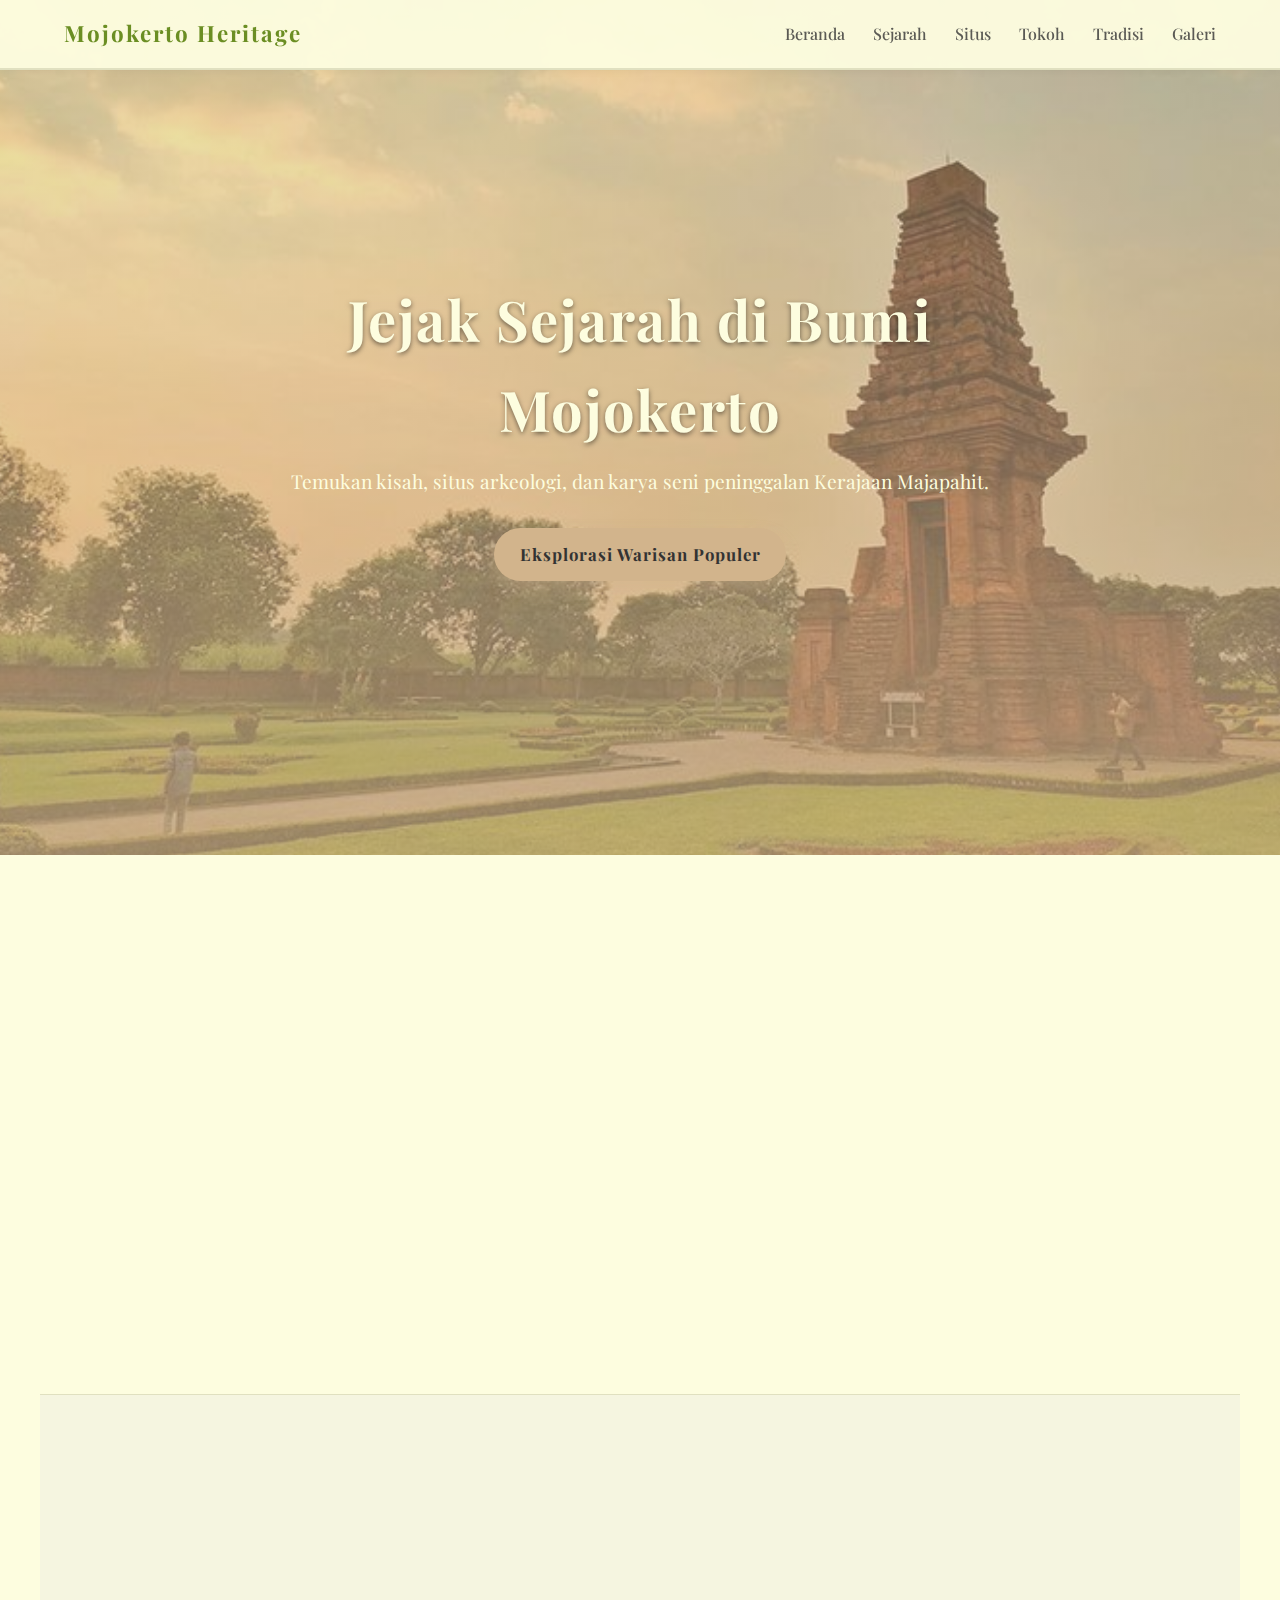
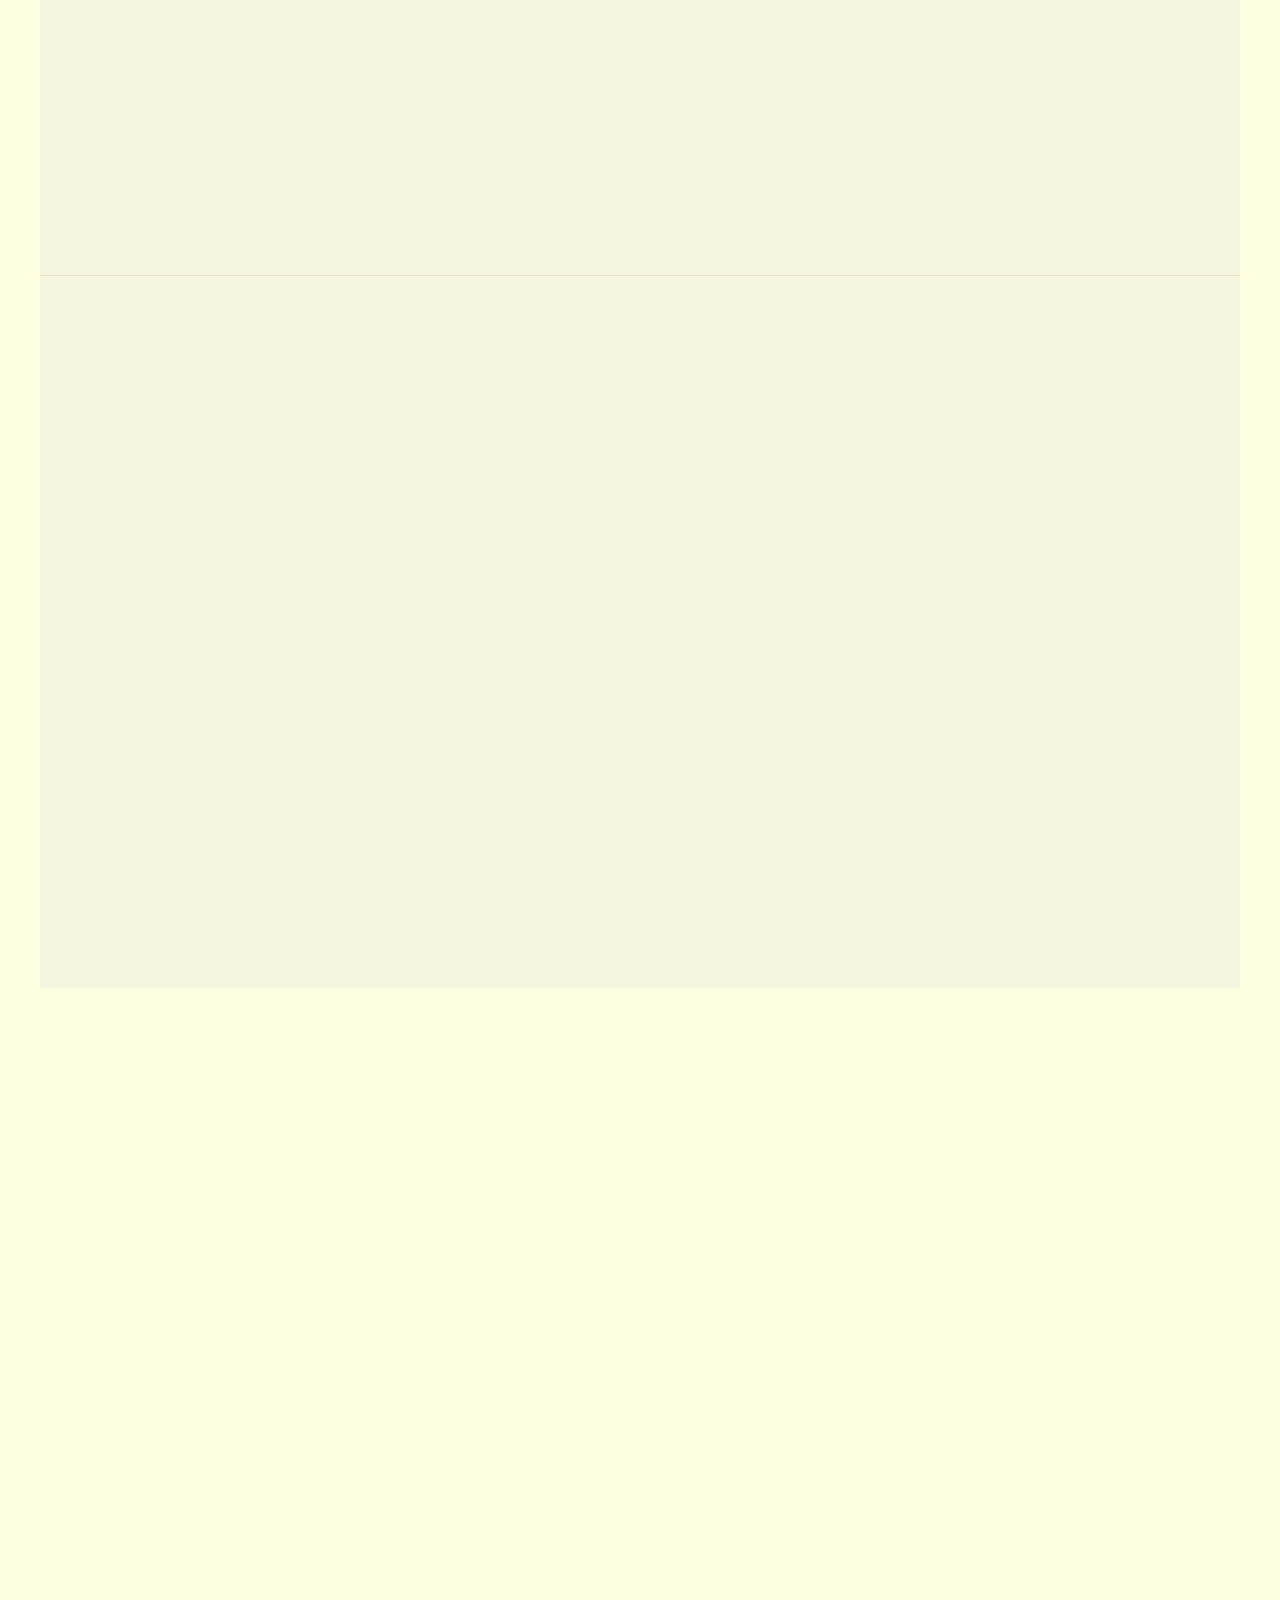
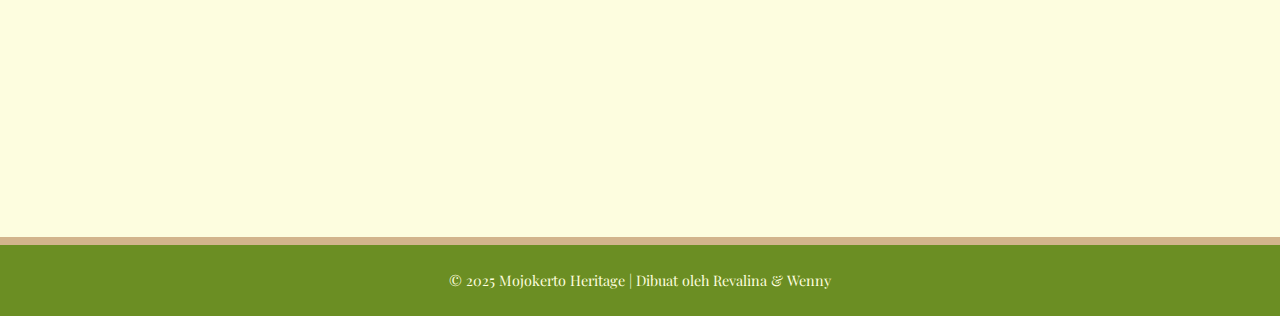
<file: index.html>
<!DOCTYPE html>
<html lang="id">
<head>
    <meta charset="UTF-8" />
    <meta name="viewport" content="width=device-width, initial-scale=1.0" />
    <title>Mojokerto Heritage - Pesona Vintage Sejarah Majapahit</title>
    <link href="https://fonts.googleapis.com/css2?family=Playfair+Display:wght@400;700&family=Roboto:wght@300;400;500&display=swap" rel="stylesheet">
    
    <link rel="stylesheet" href="css/style.css">
    
</head>
<body>
    <nav id="navbar">
        <div class="logo">Mojokerto Heritage</div>
        <ul class="nav-links">
            <li><a href="index.html">Beranda</a></li>
            <li><a href="sejarah.html">Sejarah</a></li>
            <li><a href="situs.html">Situs</a></li>
            <li><a href="tokoh.html">Tokoh</a></li>
            <li><a href="tradisi.html">Tradisi</a></li>
            <li><a href="galeri.html">Galeri</a></li>
 
        </ul>
        <div class="burger">
            <div class="line1"></div>
            <div class="line2"></div>
            <div class="line3"></div>
        </div>
    </nav>

    <header class="hero" id="home">
        <div class="hero-content">
            <h1 class="fade-in-up">Jejak Sejarah di Bumi Mojokerto</h1>
            <p class="fade-in-up delay-1">Temukan kisah, situs arkeologi, dan karya seni peninggalan Kerajaan Majapahit.</p>
            <a class="cta fade-in-up delay-2" href="#featured">Eksplorasi Warisan Populer</a>
        </div>
    </header>

    <section class="section about-section" id="about">
        <div class="about-container">
            <div class="about-image reveal-left">
                <img src="img/mjk1.jpeg" alt="Candi Tikus Mojokerto">
            </div>
            <div class="about-text reveal-right">
                <p class="sub-title">Menelusuri Jejak Kejayaan Majapahit di Bumi Mojokerto</p>
                <h2>Tentang Kami</h2>
                <p>
                    Mojokerto merupakan saksi bisu kejayaan Kerajaan Majapahit, pusat kebudayaan dan pemerintahan yang pernah mengukir sejarah besar di Nusantara.
                    Melalui situs ini, kami berupaya menghadirkan kembali cerita-cerita masa lalu, mengenalkan warisan budaya,
                    serta menginspirasi generasi muda untuk menjaga dan menghargai peninggalan leluhur.
                </p>
            </div>
        </div>
    </section>

    <section class="section history-section" id="timeline">
        <div class="history-header reveal-up">
            <h2>Linimasa Sejarah Mojokerto</h2>
        </div>

        <div class="history-wrapper reveal-up delay-1">
            <button class="scroll-btn left" data-scroll="-300">&#10094;</button>
            <div class="history-container">
                <div class="history-item">
                    <div class="year">1293</div>
                    <p>Berdirinya Kerajaan Majapahit di wilayah Trowulan, yang menjadi awal kejayaan Mojokerto.</p>
                </div>
                <div class="history-item">
                    <div class="year">1350</div>
                    <p>Puncak kejayaan Majapahit di bawah Hayam Wuruk dan Gajah Mada, pusat pemerintahan di Mojokerto.</p>
                </div>
                <div class="history-item">
                    <div class="year">1800-an</div>
                    <p>Masa kolonial Belanda, banyak situs Majapahit mulai diteliti oleh arkeolog Barat.</p>
                </div>
                <div class="history-item">
                    <div class="year">1945</div>
                    <p>Mojokerto resmi menjadi bagian dari Republik Indonesia setelah proklamasi kemerdekaan.</p>
                </div>
                <div class="history-item">
                    <div class="year">Sekarang</div>
                    <p>Mojokerto menjadi pusat sejarah dan wisata budaya Jawa Timur dengan berbagai peninggalan Majapahit.</p>
                </div>
            </div>
            <button class="scroll-btn right" data-scroll="300">&#10095;</button>
        </div>
    </section>
    
    <section class="section featured-sites" id="featured">
        <div class="reveal-up">
            <h2>Warisan Budaya Populer</h2>
        </div>
        <div class="sites-container">
            <div class="site-card reveal-up delay-1">
                <img src="img/bajangratu1.jpeg" alt="Candi Bajang Ratu">
                <div class="card-body">
                    <h3>Candi Bajang Ratu</h3>
                    <p>Gerbang Paduraksa peninggalan Majapahit yang terkenal akan arsitektur megahnya.</p>
                    <a href="situs.html" class="read-more">Lihat Semua Situs &rarr;</a>
                </div>
            </div>

            <div class="site-card reveal-up delay-2">
                <img src="img/kolamsegaran1.jpeg" alt="Kolam Segaran">
                <div class="card-body">
                    <h3>Kolam Segaran</h3>
                    <p>Kolam raksasa yang dulunya berfungsi sebagai tempat rekreasi raja dan upacara kerajaan.</p>
                    <a href="situs.html" class="read-more">Lihat Semua Situs &rarr;</a>
                </div>
            </div>

            <div class="site-card reveal-up delay-3">
                <img src="img/wringinlawang1.jpeg" alt="Candi Wringin Lawang">
                <div class="card-body">
                    <h3>Candi Wringin Lawang</h3>
                    <p>Gerbang Candi Bentar yang diperkirakan sebagai pintu masuk utama ke ibukota Majapahit.</p>
                    <a href="situs.html" class="read-more">Lihat Semua Situs &rarr;</a>
                </div>
            </div>
        </div>
    </section>

    <section class="section vintage-gallery" id="vintage">
        <div class="reveal-up">
            <h2>Galeri Kenangan Majapahit</h2>
            <p class="tagline">Setiap sudut punya cerita. Eksplorasi peninggalan yang elegan.</p>
        </div>
        <div class="gallery-container">
            
            <div class="gallery-item reveal-up delay-1">
                <img src="img/gerbang1.jpeg" alt="Gerbang Majapahit">
                <div class="caption">Gerbang Majapahit yang megah, peninggalan kuno.</div>
            </div>
            <div class="gallery-item reveal-up delay-2">
                <img src="img/detailtikus.jpeg" alt="Relief Candi Tikus">
                <div class="caption">Detail relief Candi Tikus yang menawan.</div>
            </div>
            <div class="gallery-item reveal-up delay-3">
                <img src="img/kolamsegaran2.jpeg" alt="Kolam Segaran">
                <div class="caption">Kolam Segaran, saksi bisu kemakmuran Majapahit.</div>
            </div>
            <div class="gallery-item reveal-up delay-4">
                <img src="img/pemandangan.jpeg" alt="Situs Trowulan">
                <div class="caption">Pemandangan Situs Trowulan dari kejauhan.</div>
            </div>
            <div class="gallery-item reveal-up delay-5">
                <img src="img/arco.jpeg" alt="Arca Bhairawa">
                <div class="caption">Arca kuno dengan nilai sejarah tinggi.</div>
            </div>
            <div class="gallery-item reveal-up delay-6">
                <img src="img/sisa.jpeg" alt="Puing Kerajaan">
                <div class="caption">Sisa puing dan reruntuhan Kerajaan.</div>
            </div>
        </div>
    </section>

    <footer>
        &copy; 2025 Mojokerto Heritage | Dibuat oleh Revalina & Wenny
    </footer>

    <script src="js/index.js"></script>
</body>
</html>
</file>
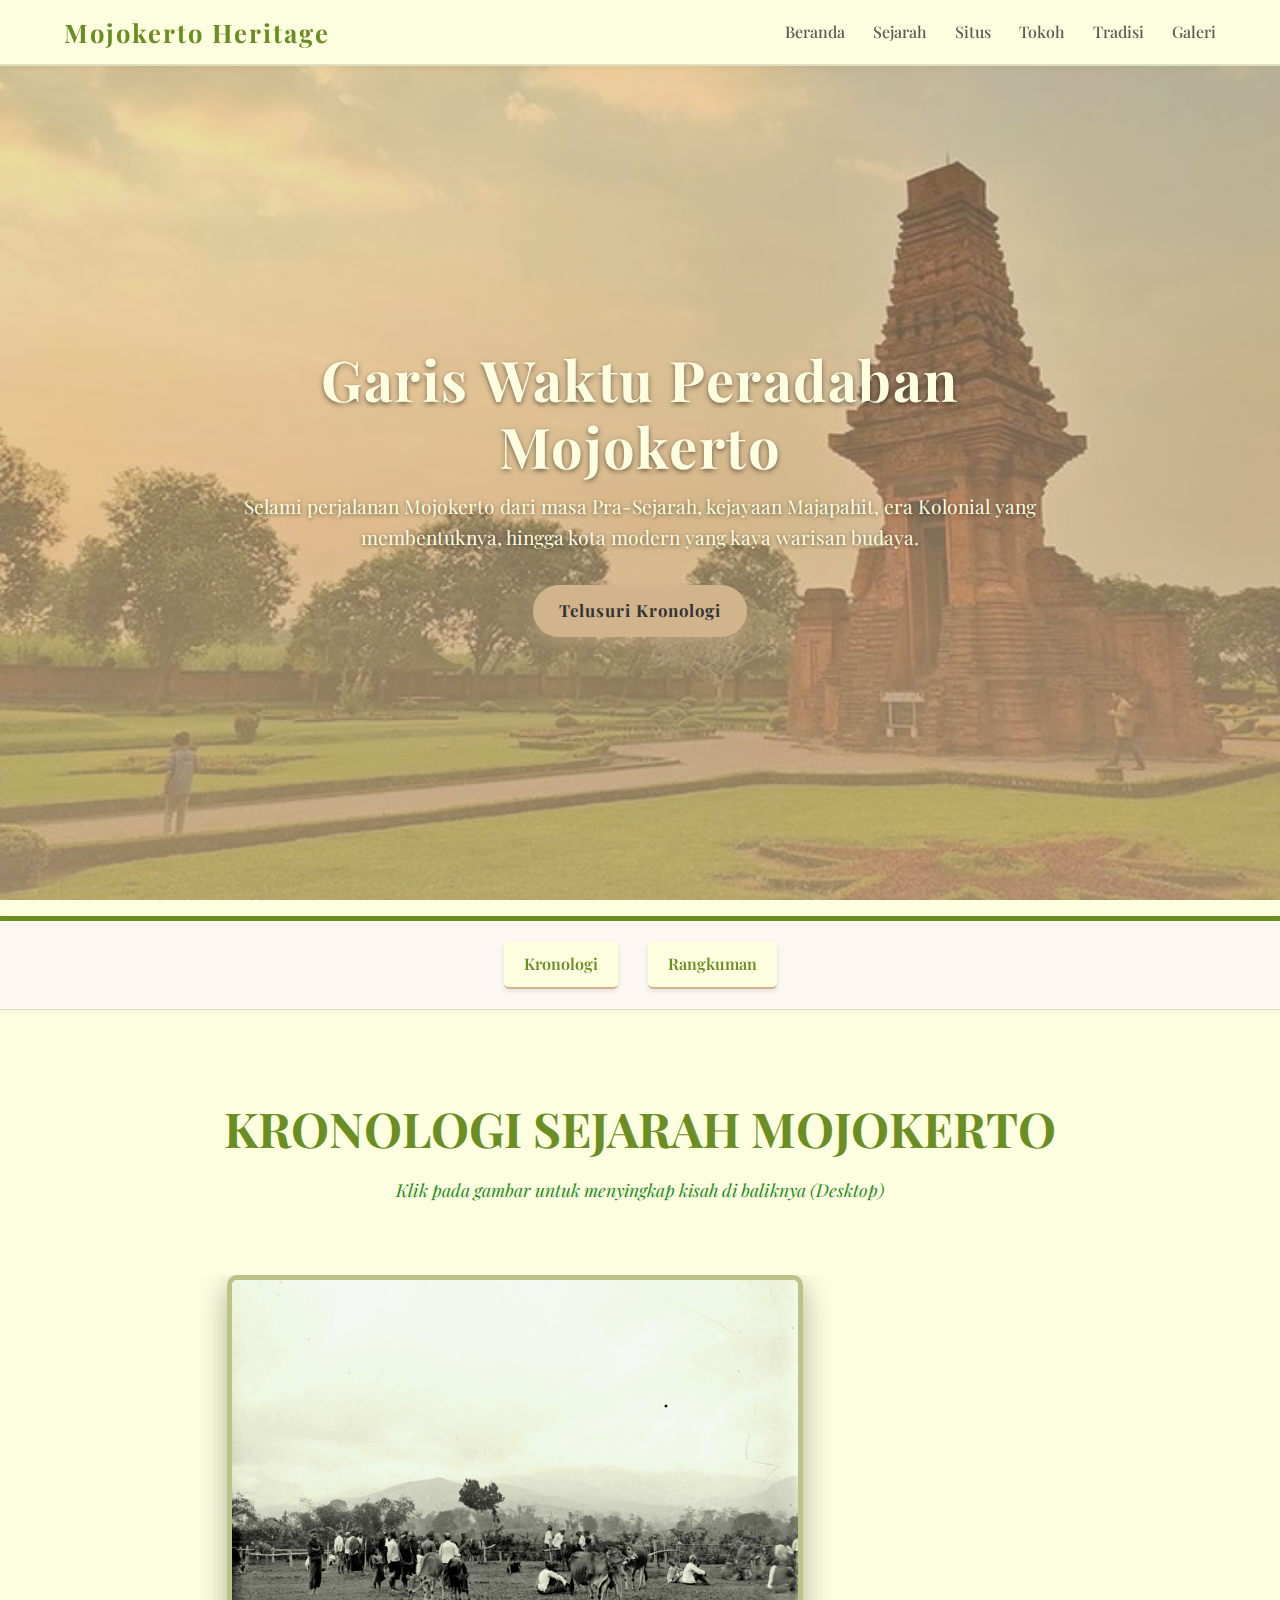
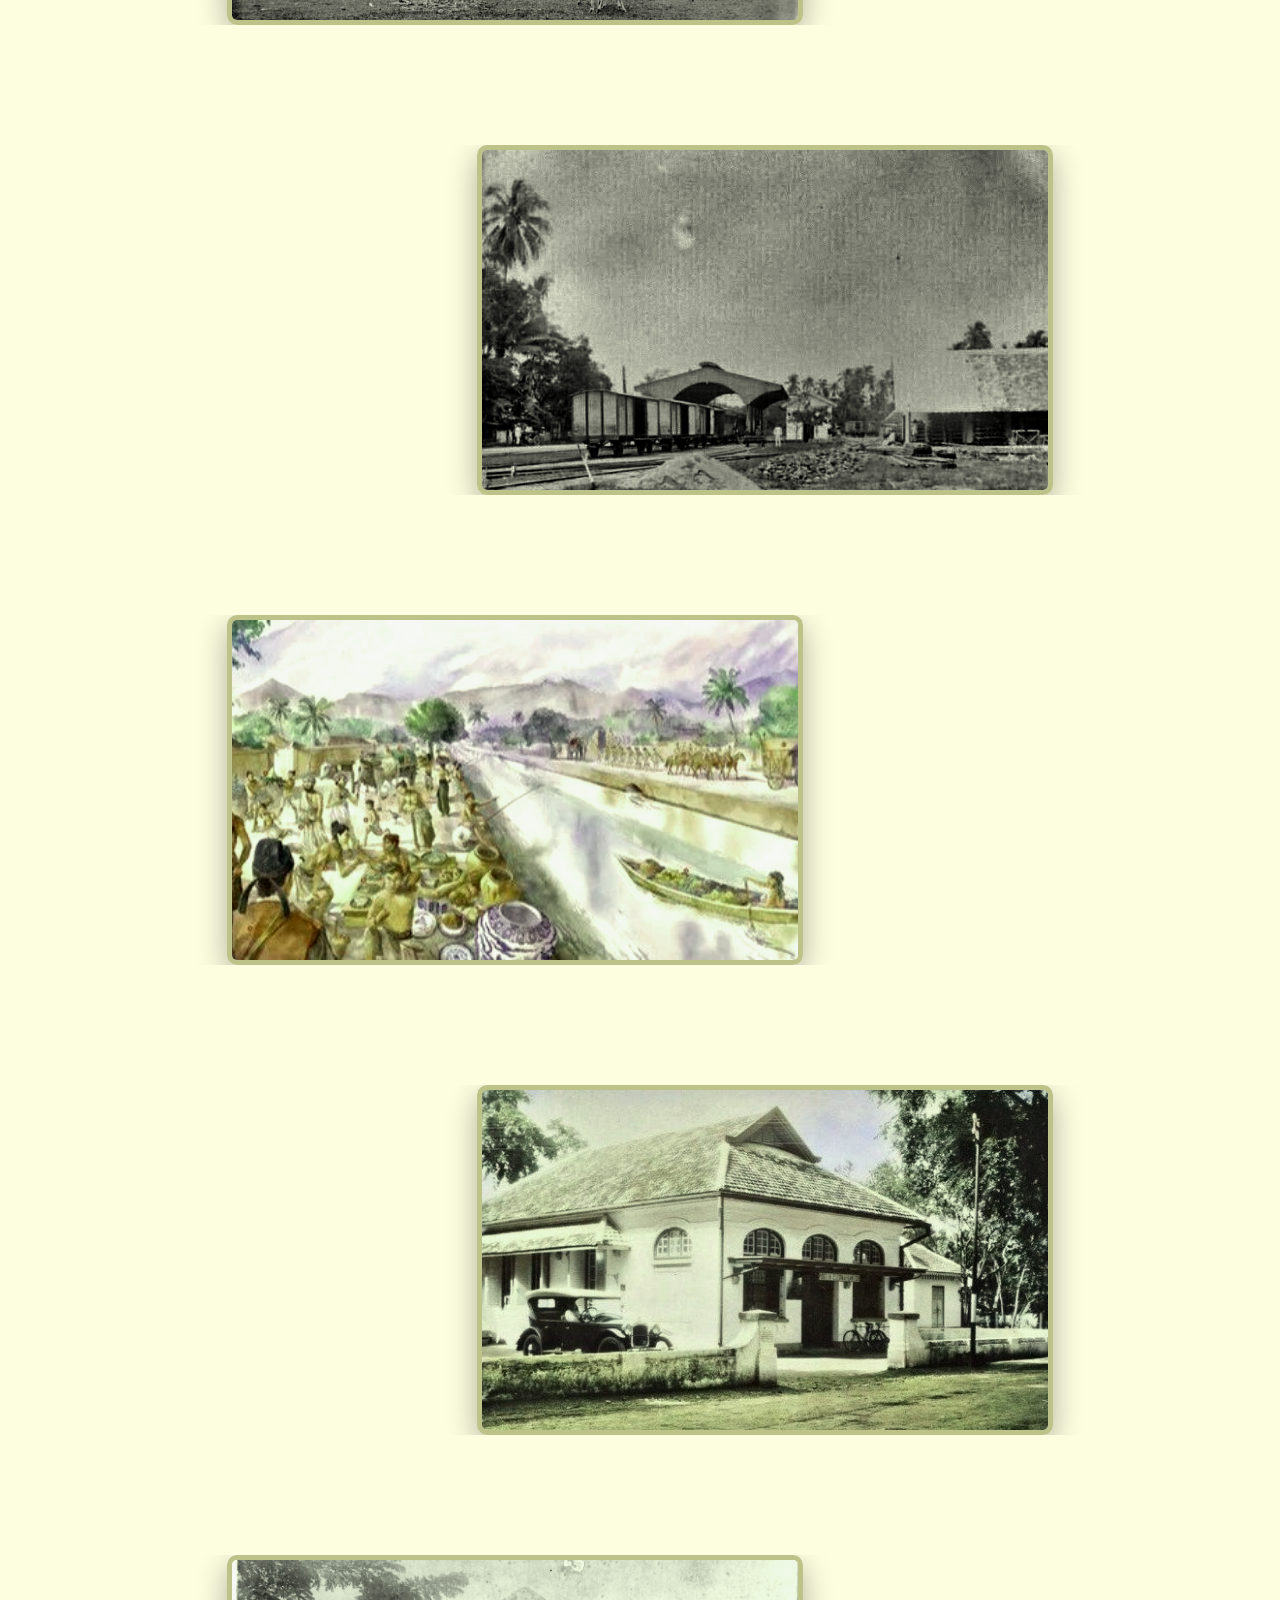
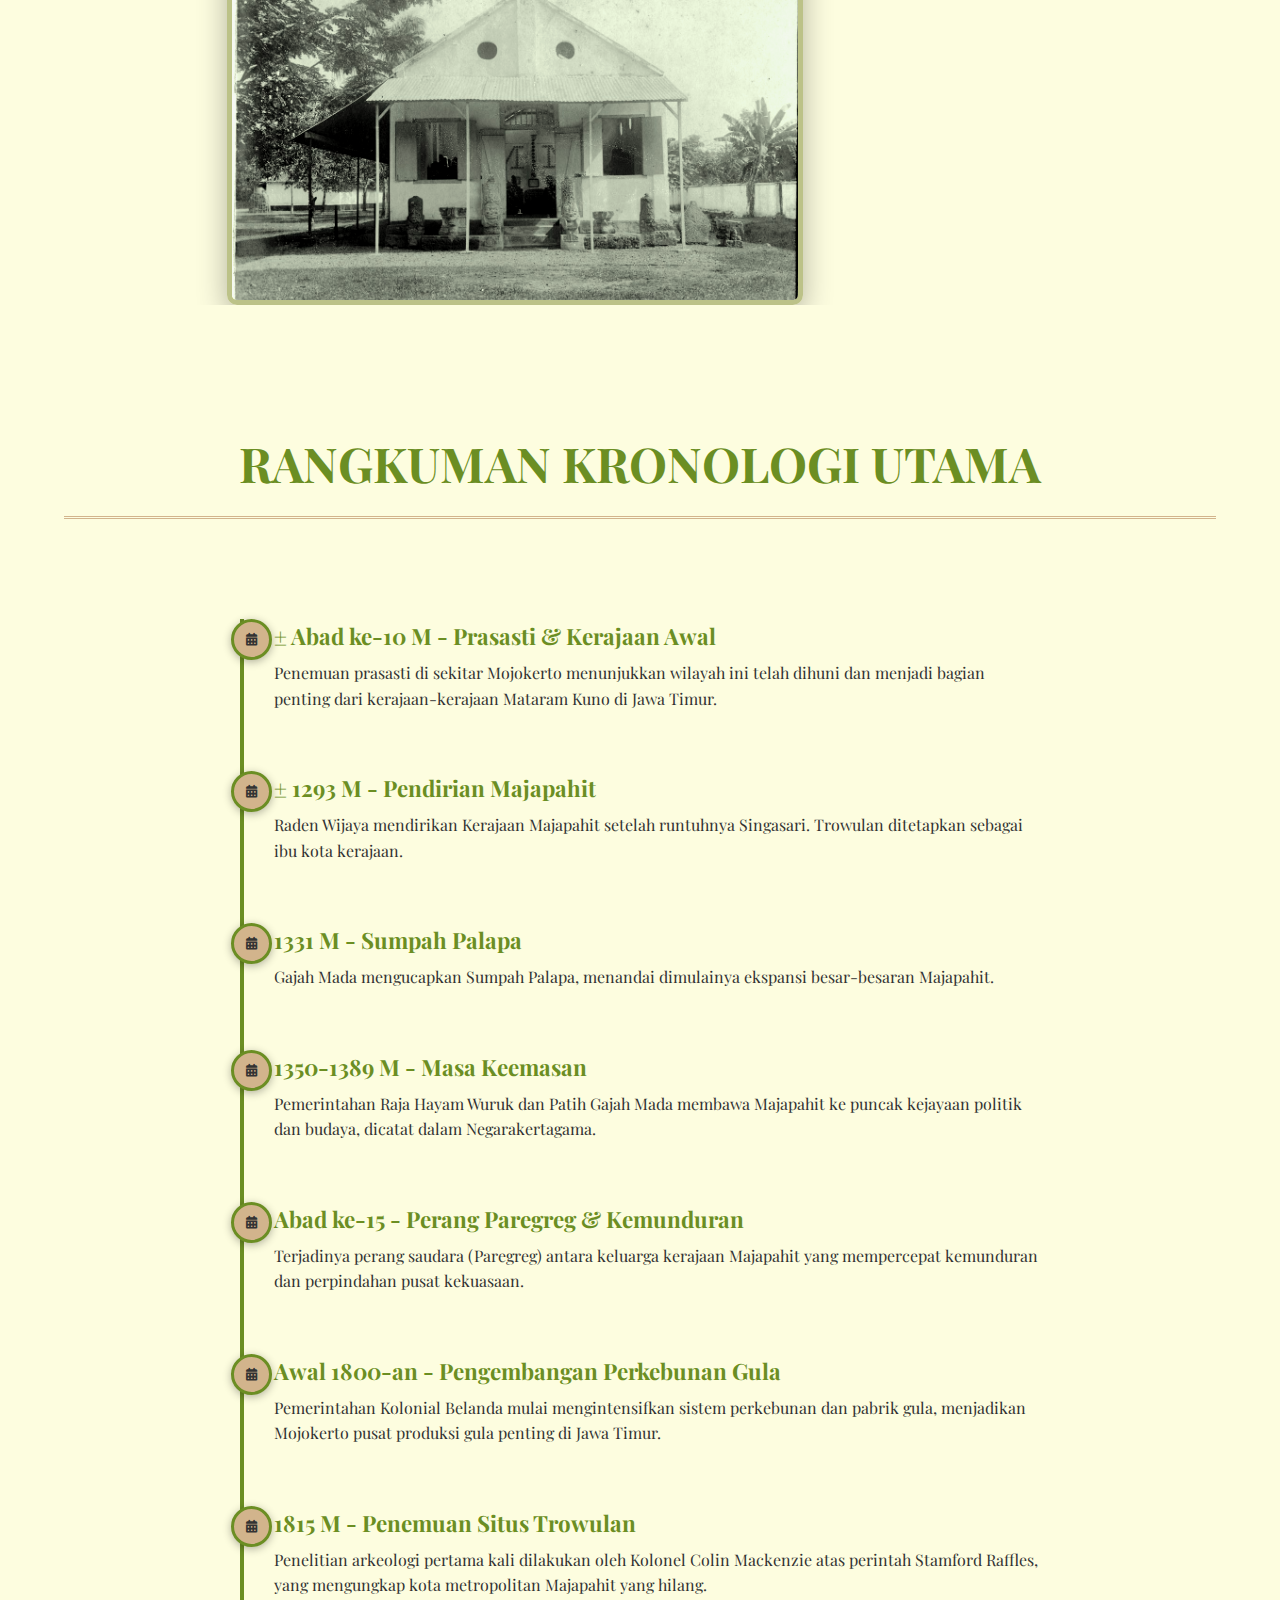
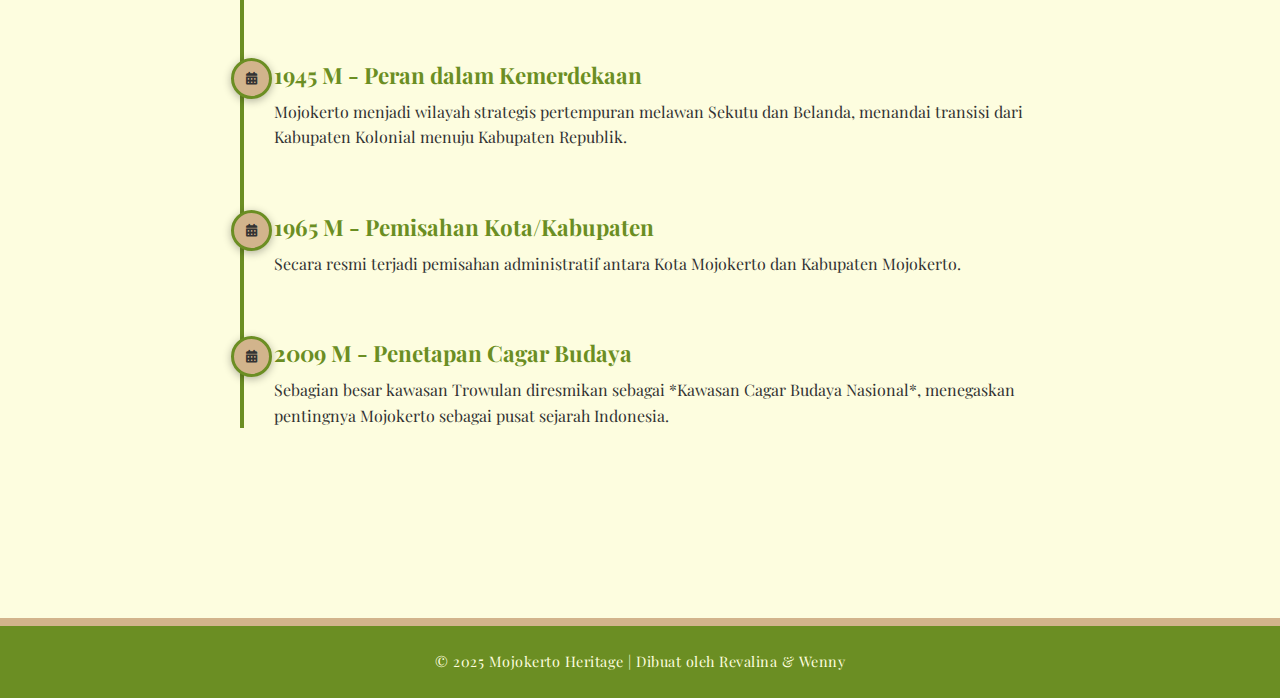
<file: sejarah.html>
<!DOCTYPE html>
<html lang="id">
<head>
<meta charset="UTF-8">
<meta name="viewport" content="width=device-width, initial-scale=1.0">
<title>Sejarah Mojokerto | Jejak Majapahit Vintage</title>
<link rel="stylesheet" href="https://cdnjs.cloudflare.com/ajax/libs/font-awesome/6.4.0/css/all.min.css">
<link href="https://fonts.googleapis.com/css2?family=Playfair+Display:wght@400;700&family=Source+Sans+3:wght@400;600;700&display=swap" rel="stylesheet">

<link rel="stylesheet" href="css/sejarah.css"> 
</head>
<body>

<nav>
    <div class="logo">Mojokerto Heritage</div>
    <ul class="nav-links">
        <li><a href="index.html">Beranda</a></li>
        <li><a href="sejarah.html">Sejarah</a></li>
        <li><a href="situs.html">Situs</a></li>
        <li><a href="tokoh.html">Tokoh</a></li>
        <li><a href="tradisi.html">Tradisi</a></li>
        <li><a href="galeri.html">Galeri</a></li>

    </ul>
    <div class="burger" id="burger-menu"> 
        <div class="line1"></div>
        <div class="line2"></div>
        <div class="line3"></div>
    </div>
</nav>

<section class="hero">
    <div class="box">
        <h1>Garis Waktu Peradaban Mojokerto</h1>
        <p>Selami perjalanan Mojokerto dari masa Pra-Sejarah, kejayaan Majapahit, era Kolonial yang membentuknya, hingga kota modern yang kaya warisan budaya.</p>
        <a class="cta" href="#sejarah">Telusuri Kronologi</a>
    </div>
</section>

<section class="submenu">
    <a href="#sejarah">Kronologi</a>
    <a href="#timeline-detail">Rangkuman</a>
</section>

<section class="history-section" id="sejarah">
    <h2>Kronologi Sejarah Mojokerto</h2>
    <p class="subtitle">Klik pada gambar untuk menyingkap kisah di baliknya (Desktop)</p>

    <div class="history-item" id="awal">
        <img src="img/abad.jpeg" alt="Pegunungan Penanggungan dan Pemukiman Kuno">
        <div class="content">
            <div class="year">Pra-Abad ke-13</div>
            <h3>Latar Belakang & Etimologi Nama</h3>
            <p>
                Wilayah Mojokerto, terutama di kaki Gunung Penanggungan, telah menjadi lokasi pemukiman penting jauh sebelum Majapahit berdiri. Letaknya yang dekat dengan hulu Sungai Brantas menjadikannya wilayah pertanian yang subur dan jalur perdagangan yang vital. Nama “Mojokerto” sendiri dipercaya berasal dari kata *Maja* (nama buah) dan *Kerta* (kemakmuran), melambangkan harapan akan kota yang makmur dan tenteram.
            </p>
        </div>
    </div>

    <div class="history-item" id="majapahit">
        <img src="img/09.jpeg" alt="Situs Trowulan">
        <div class="content">
            <div class="year">1293 – 1478 M</div>
            <h3>Pusat Kerajaan Terbesar Nusantara</h3>
            <p>
                Trowulan, yang kini berada di wilayah Mojokerto, merupakan ibu kota *Kerajaan Majapahit* yang didirikan oleh Raden Wijaya. Di bawah kepemimpinan Raja Hayam Wuruk dan Patih Gajah Mada, Majapahit mencapai puncak kejayaan dengan wilayah kekuasaan yang hampir mencakup seluruh Nusantara. Situs-situs di Trowulan, seperti Candi Bajang Ratu dan Candi Tikus, menjadi bukti monumental kejayaan arsitektur dan peradaban masa itu.
            </p>
        </div>
    </div>

    <div class="history-item" id="brantas">
        <img src="img/brantas.jpeg" alt="Sungai Brantas">
        <div class="content">
            <div class="year">Abad ke-14 & Seterusnya</div>
            <h3>Sungai Brantas: Urat Nadi Perdagangan</h3>
            <p>
                Tidak hanya strategis secara darat, Mojokerto juga menjadi pelabuhan sungai penting di era Majapahit berkat Sungai Brantas. Sungai ini berfungsi sebagai jalur transportasi utama untuk hasil pertanian, komoditas dagang, dan jalur pertahanan. Peran Brantas memastikan Trowulan dapat terus terhubung dengan pelabuhan-pelabuhan pesisir dan menjadi pusat ekonomi yang mandiri.
            </p>
        </div>
    </div>

    <div class="history-item" id="kolonial">
        <img src="img/15.jpeg" alt="Bangunan Kolonial Lama">
        <div class="content">
            <div class="year">1800-an – 1945</div>
            <h3>Dari Pusat Kerajaan Menjadi Distrik Kolonial</h3>
            <p>
                Pada masa kekuasaan Belanda, Mojokerto bertransformasi menjadi pusat perkebunan dan industri gula. Bangunan-bangunan bergaya Indisch dan tata kota peninggalan Belanda masih dapat ditemukan di beberapa bagian kota. Di masa ini pula, penelitian arkeologi intensif di Trowulan dimulai, mengungkap kembali kejayaan Majapahit yang terkubur. Mojokerto resmi menjadi Kabupaten penting di bawah administrasi Kolonial.
            </p>
        </div>
    </div>

    <div class="history-item" id="modern">
        <img src="img/museumdulu.jpeg" alt="Alun-Alun Mojokerto Modern">
        <div class="content">
            <div class="year">1945 – Sekarang</div>
            <h3>Kota Sejarah di Era Kontemporer</h3>
            <p>
                Pasca kemerdekaan, Mojokerto terus berkembang. Pada tahun 1965, Kota Mojokerto resmi dipisahkan dari Kabupaten Mojokerto secara administratif. Saat ini, fokus utamanya adalah menjaga warisan budaya. Trowulan ditetapkan sebagai *Kawasan Cagar Budaya Nasional*, memastikan situs-situs bersejarah Majapahit terlindungi dan terus menjadi sumber edukasi serta pariwisata.
            </p>
        </div>
    </div>

    <h2 class="major-heading" id="timeline-detail">Rangkuman Kronologi Utama</h2>

    <div class="timeline">
        <div class="timeline-item">
            <h3>± Abad ke-10 M - Prasasti & Kerajaan Awal</h3>
            <p>Penemuan prasasti di sekitar Mojokerto menunjukkan wilayah ini telah dihuni dan menjadi bagian penting dari kerajaan-kerajaan Mataram Kuno di Jawa Timur.</p>
        </div>
        <div class="timeline-item">
            <h3>± 1293 M - Pendirian Majapahit</h3>
            <p>Raden Wijaya mendirikan Kerajaan Majapahit setelah runtuhnya Singasari. Trowulan ditetapkan sebagai ibu kota kerajaan.</p>
        </div>
        <div class="timeline-item">
            <h3>1331 M - Sumpah Palapa</h3>
            <p>Gajah Mada mengucapkan Sumpah Palapa, menandai dimulainya ekspansi besar-besaran Majapahit.</p>
        </div>
        <div class="timeline-item">
            <h3>1350-1389 M - Masa Keemasan</h3>
            <p>Pemerintahan Raja Hayam Wuruk dan Patih Gajah Mada membawa Majapahit ke puncak kejayaan politik dan budaya, dicatat dalam Negarakertagama.</p>
        </div>
        <div class="timeline-item">
            <h3>Abad ke-15 - Perang Paregreg & Kemunduran</h3>
            <p>Terjadinya perang saudara (Paregreg) antara keluarga kerajaan Majapahit yang mempercepat kemunduran dan perpindahan pusat kekuasaan.</p>
        </div>
        <div class="timeline-item">
            <h3>Awal 1800-an - Pengembangan Perkebunan Gula</h3>
            <p>Pemerintahan Kolonial Belanda mulai mengintensifkan sistem perkebunan dan pabrik gula, menjadikan Mojokerto pusat produksi gula penting di Jawa Timur.</p>
        </div>
        <div class="timeline-item">
            <h3>1815 M - Penemuan Situs Trowulan</h3>
            <p>Penelitian arkeologi pertama kali dilakukan oleh Kolonel Colin Mackenzie atas perintah Stamford Raffles, yang mengungkap kota metropolitan Majapahit yang hilang.</p>
        </div>
        <div class="timeline-item">
            <h3>1945 M - Peran dalam Kemerdekaan</h3>
            <p>Mojokerto menjadi wilayah strategis pertempuran melawan Sekutu dan Belanda, menandai transisi dari Kabupaten Kolonial menuju Kabupaten Republik.</p>
        </div>
        <div class="timeline-item">
            <h3>1965 M - Pemisahan Kota/Kabupaten</h3>
            <p>Secara resmi terjadi pemisahan administratif antara Kota Mojokerto dan Kabupaten Mojokerto.</p>
        </div>
        <div class="timeline-item">
            <h3>2009 M - Penetapan Cagar Budaya</h3>
            <p>Sebagian besar kawasan Trowulan diresmikan sebagai *Kawasan Cagar Budaya Nasional*, menegaskan pentingnya Mojokerto sebagai pusat sejarah Indonesia.</p>
        </div>
    </div>
</section>


<footer>
    &copy; 2025 Mojokerto Heritage | Dibuat oleh Revalina & Wenny
</footer>

<script src="js/sejarah.js"></script>
</body>
</html>
</file>
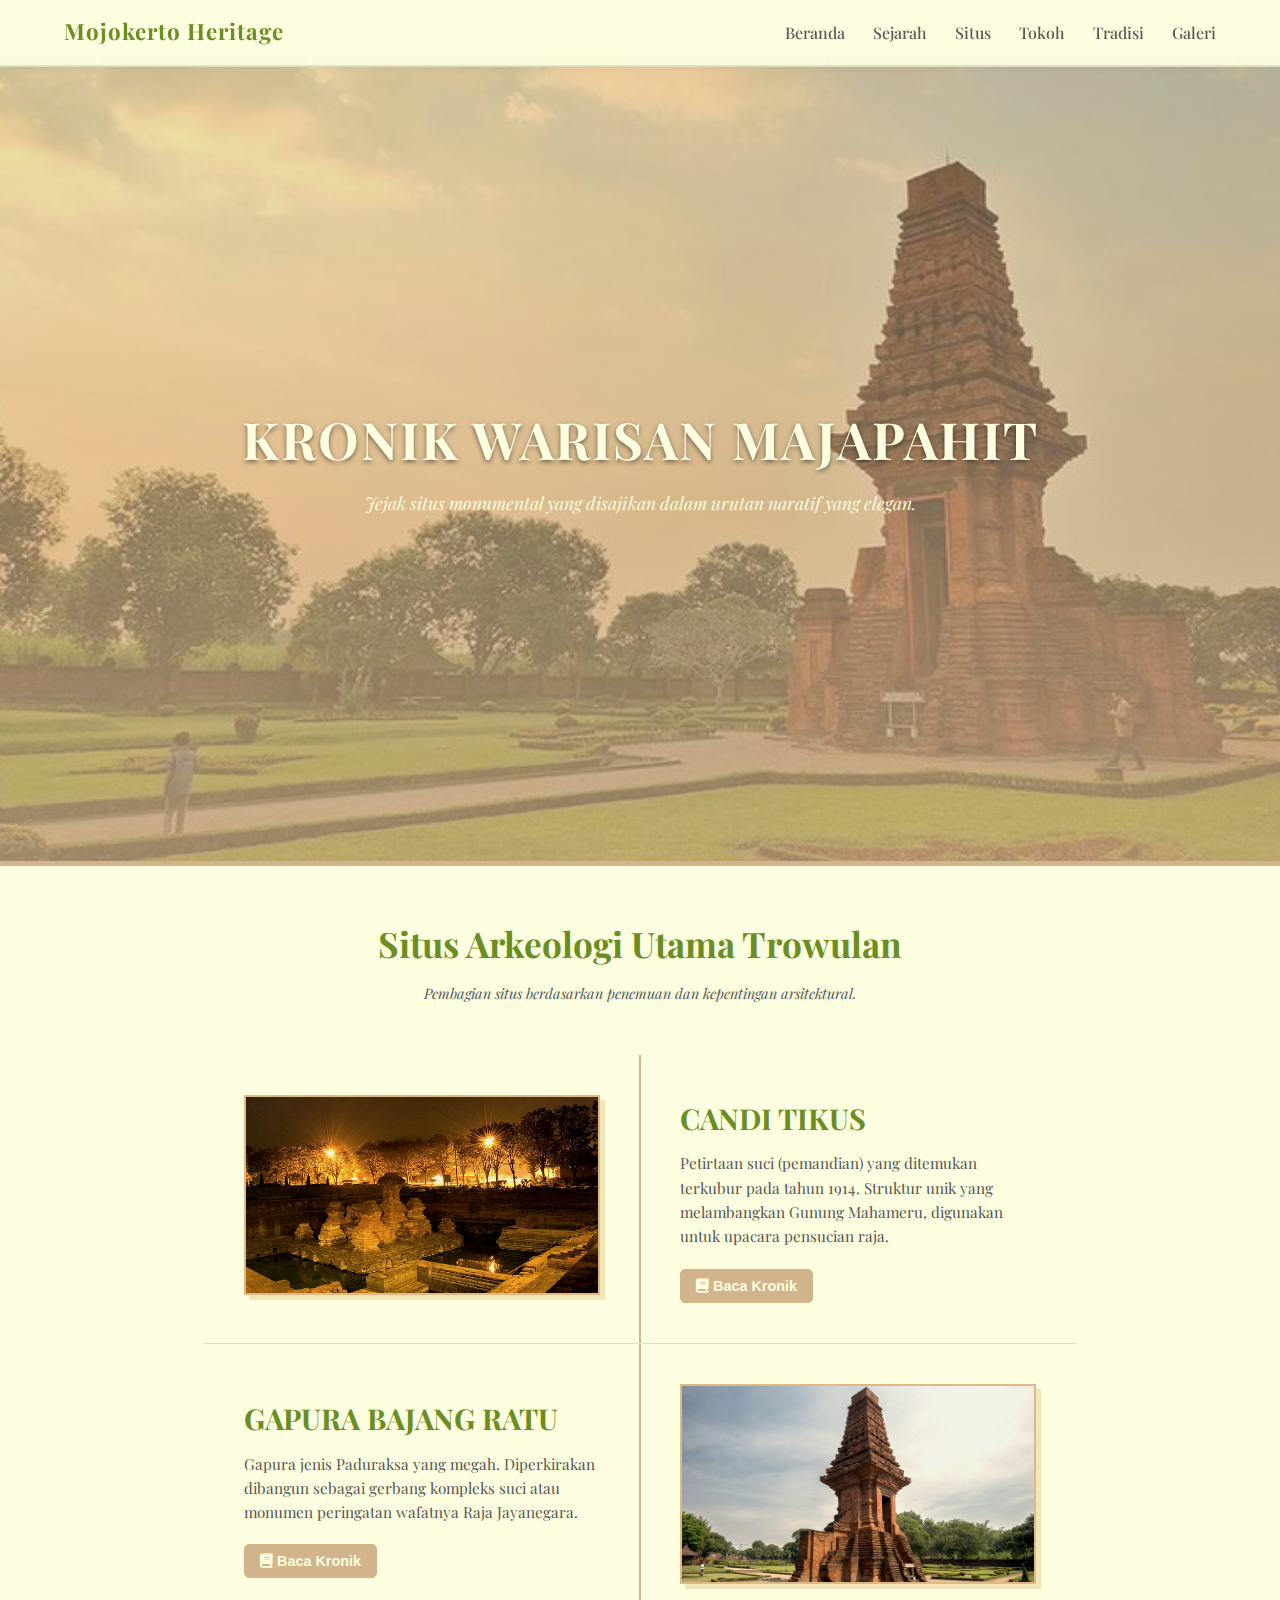
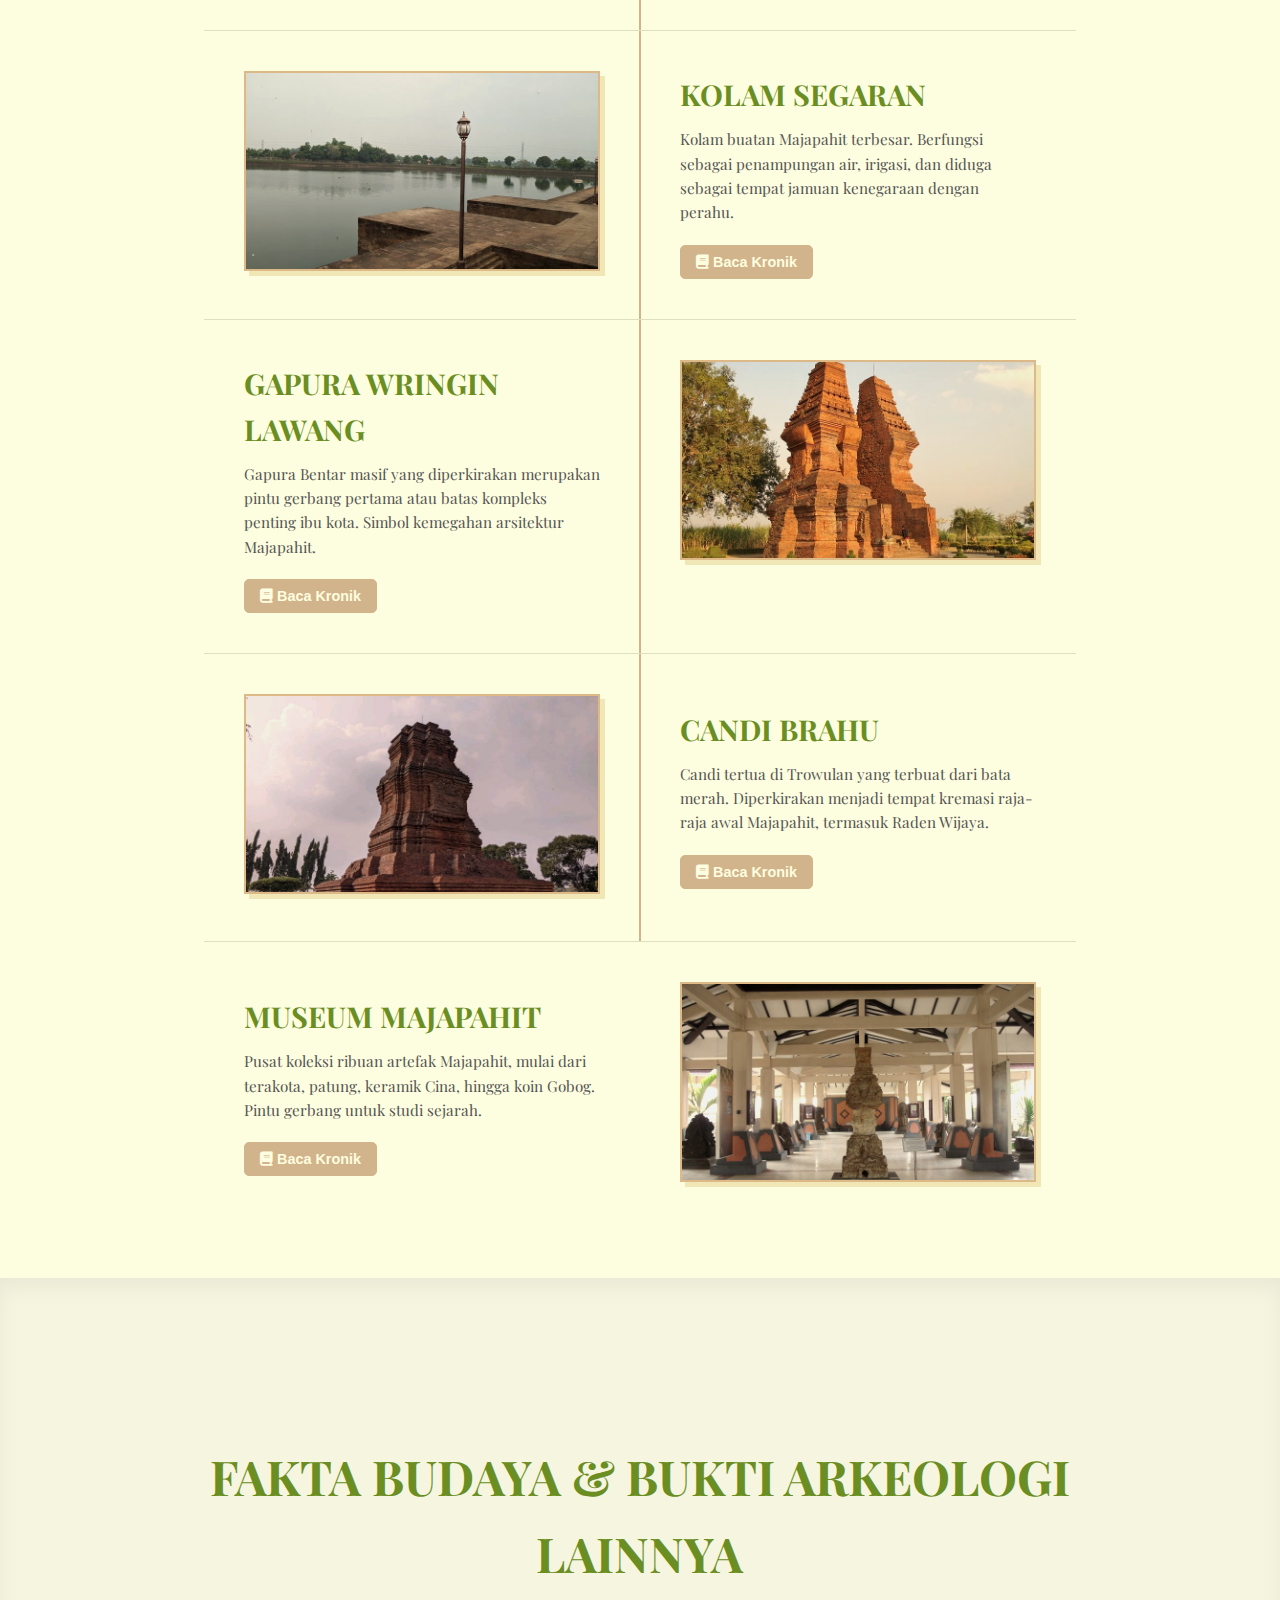
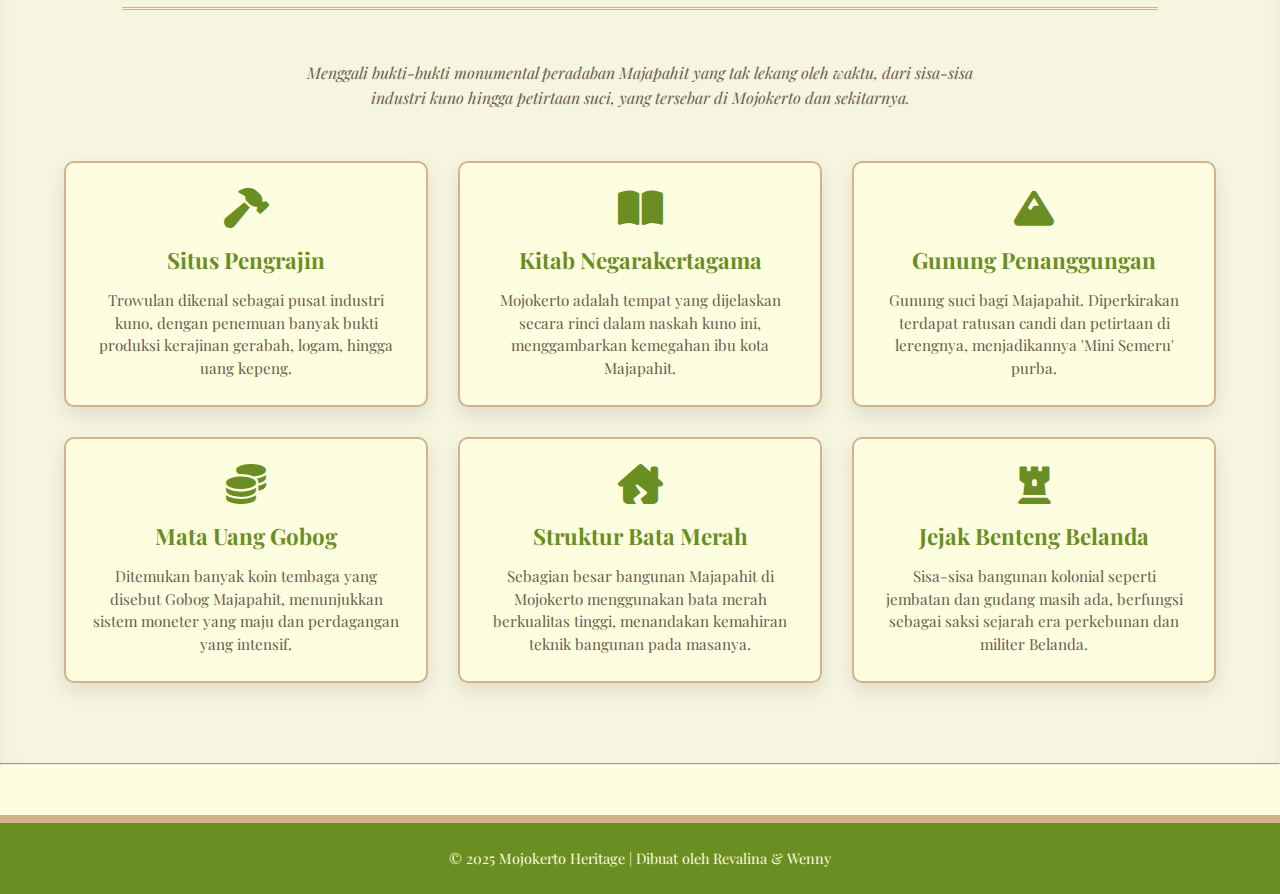
<file: situs.html>
<!DOCTYPE html>
<html lang="id">
<head>
    <meta charset="UTF-8" />
    <meta name="viewport" content="width=device-width, initial-scale=1.0" />
    <title>Warisan & Situs: Kronik Gulungan Sejarah</title>
    <link rel="stylesheet" href="https://cdnjs.cloudflare.com/ajax/libs/font-awesome/6.4.0/css/all.min.css">
    <link href="https://fonts.googleapis.com/css2?family=Playfair+Display:wght@400;700&family=Source+Sans+3:wght@400;600;700&display=swap" rel="stylesheet">
    <link rel="stylesheet" href="css/situs.css">
</head>
<body>
    <nav id="navbar">
        <div class="logo">Mojokerto Heritage</div> 
        
        <ul class="nav-links">
            <li><a href="index.html">Beranda</a></li>
            <li><a href="sejarah.html">Sejarah</a></li>
            <li><a href="situs.html">Situs</a></li>
            <li><a href="Tokoh.html">Tokoh</a></li>
            <li><a href="tradisi.html">Tradisi</a></li>
            <li><a href="galeri.html">Galeri</a></li>
        </ul>
        <div class="burger">
            <div class="line1"></div>
            <div class="line2"></div>
            <div class="line3"></div>
        </div>
    </nav>

    <section class="hero" id="home">
        <div class="box">
            <h1>KRONIK WARISAN MAJAPAHIT</h1>
            <p>Jejak situs monumental yang disajikan dalam urutan naratif yang elegan.</p>
        </div>
    </section>
    
    <section class="site-section">
        <div class="section-header">
            <h2>Situs Arkeologi Utama Trowulan</h2>
            <p>Pembagian situs berdasarkan penemuan dan kepentingan arsitektural.</p>
        </div>

        <div class="site-container" id="siteContainer">
            </div>
    </section>
    
    <section class="heritage-facts">
        <h2 class="major-heading" id="warisan-budaya-detail">Fakta Budaya & Bukti Arkeologi Lainnya</h2>
        <p class="intro">Menggali bukti-bukti monumental peradaban Majapahit yang tak lekang oleh waktu, dari sisa-sisa industri kuno hingga petirtaan suci, yang tersebar di Mojokerto dan sekitarnya.</p>
        
        <div class="facts-grid" id="factsGrid">
            </div>
    </section>
    <hr>
    <footer>
        © 2025 Mojokerto Heritage | Dibuat oleh Revalina & Wenny
    </footer>

    <div id="kronikModal" class="modal">
        <div class="modal-content">
            <span class="modal-close">&times;</span>
            <h3 id="modalTitle">Judul Kronik</h3>
            <p id="modalKronik">Isi penjelasan kronik akan dimuat di sini...</p>
        </div>
    </div>

    <script src="js/situs.js"></script>
    <!-- <script src="js/situs.js"></script> -->
</body>
</html>
</file>
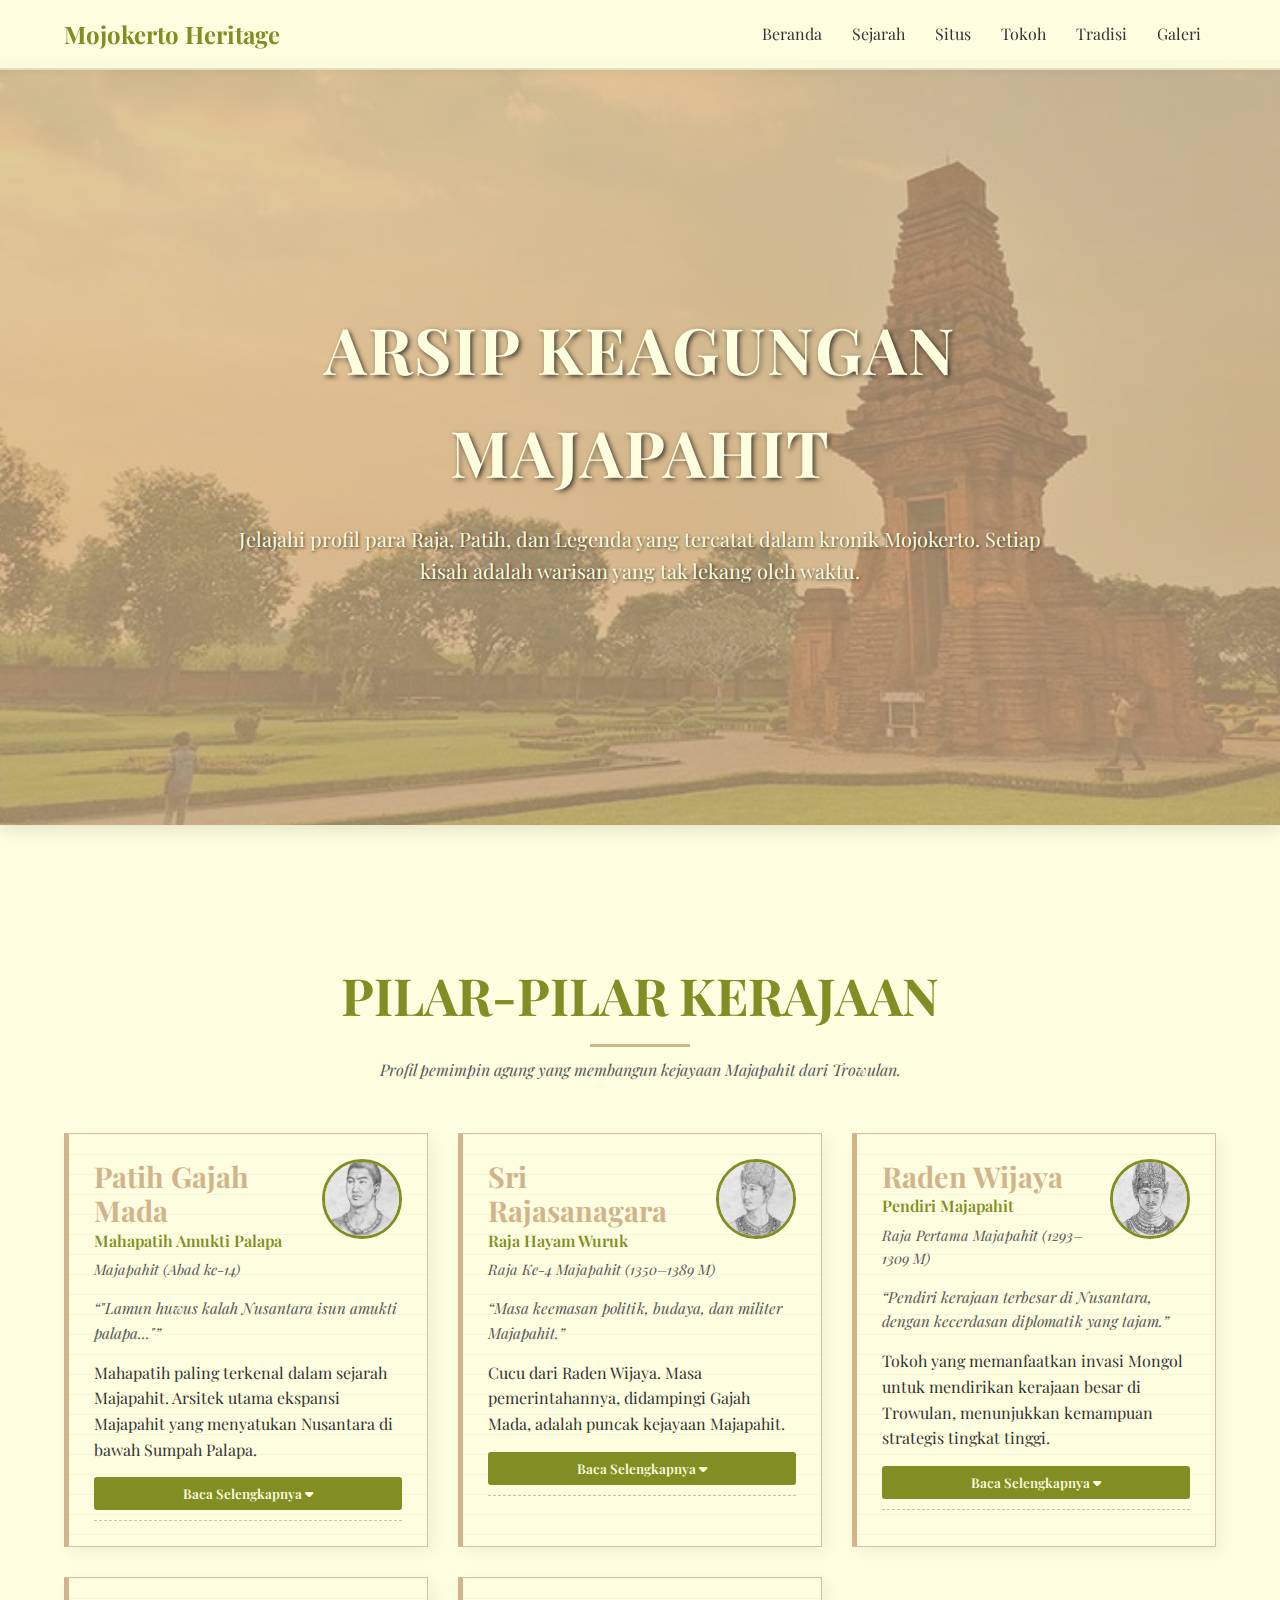
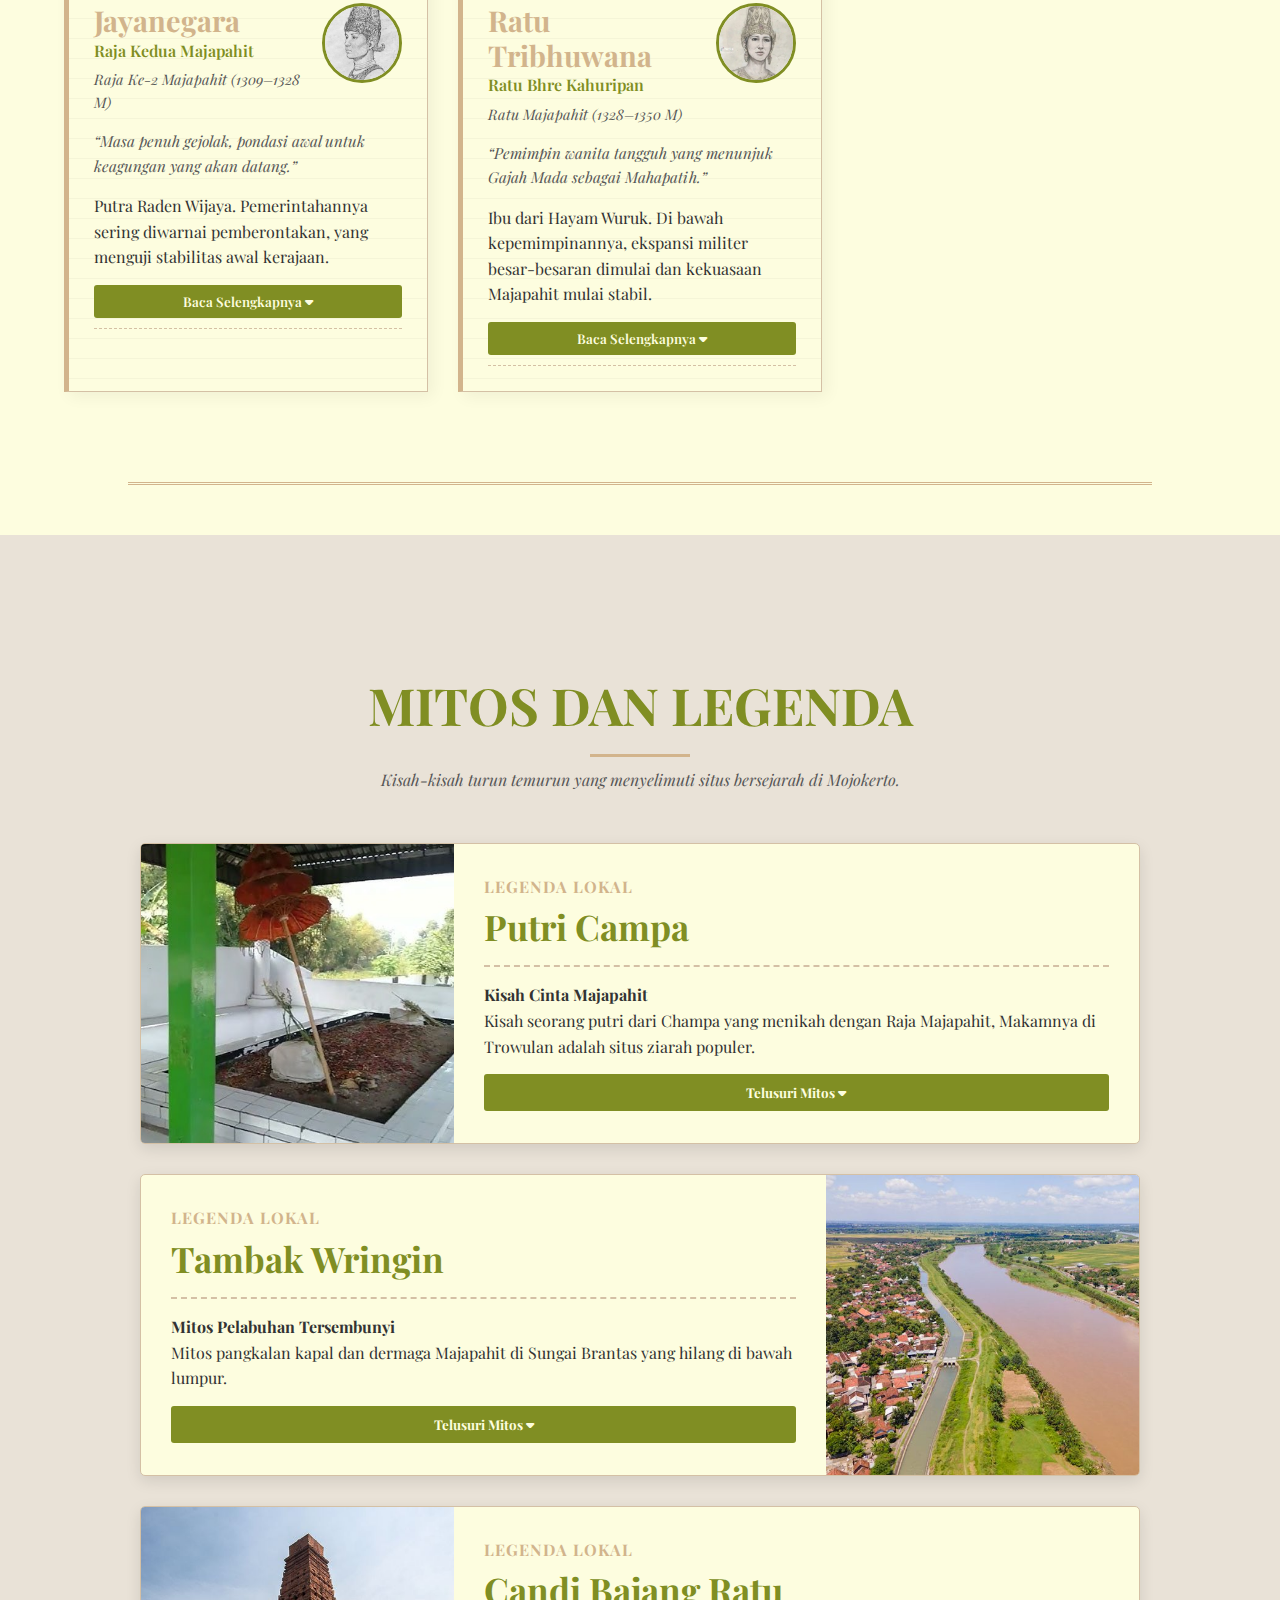
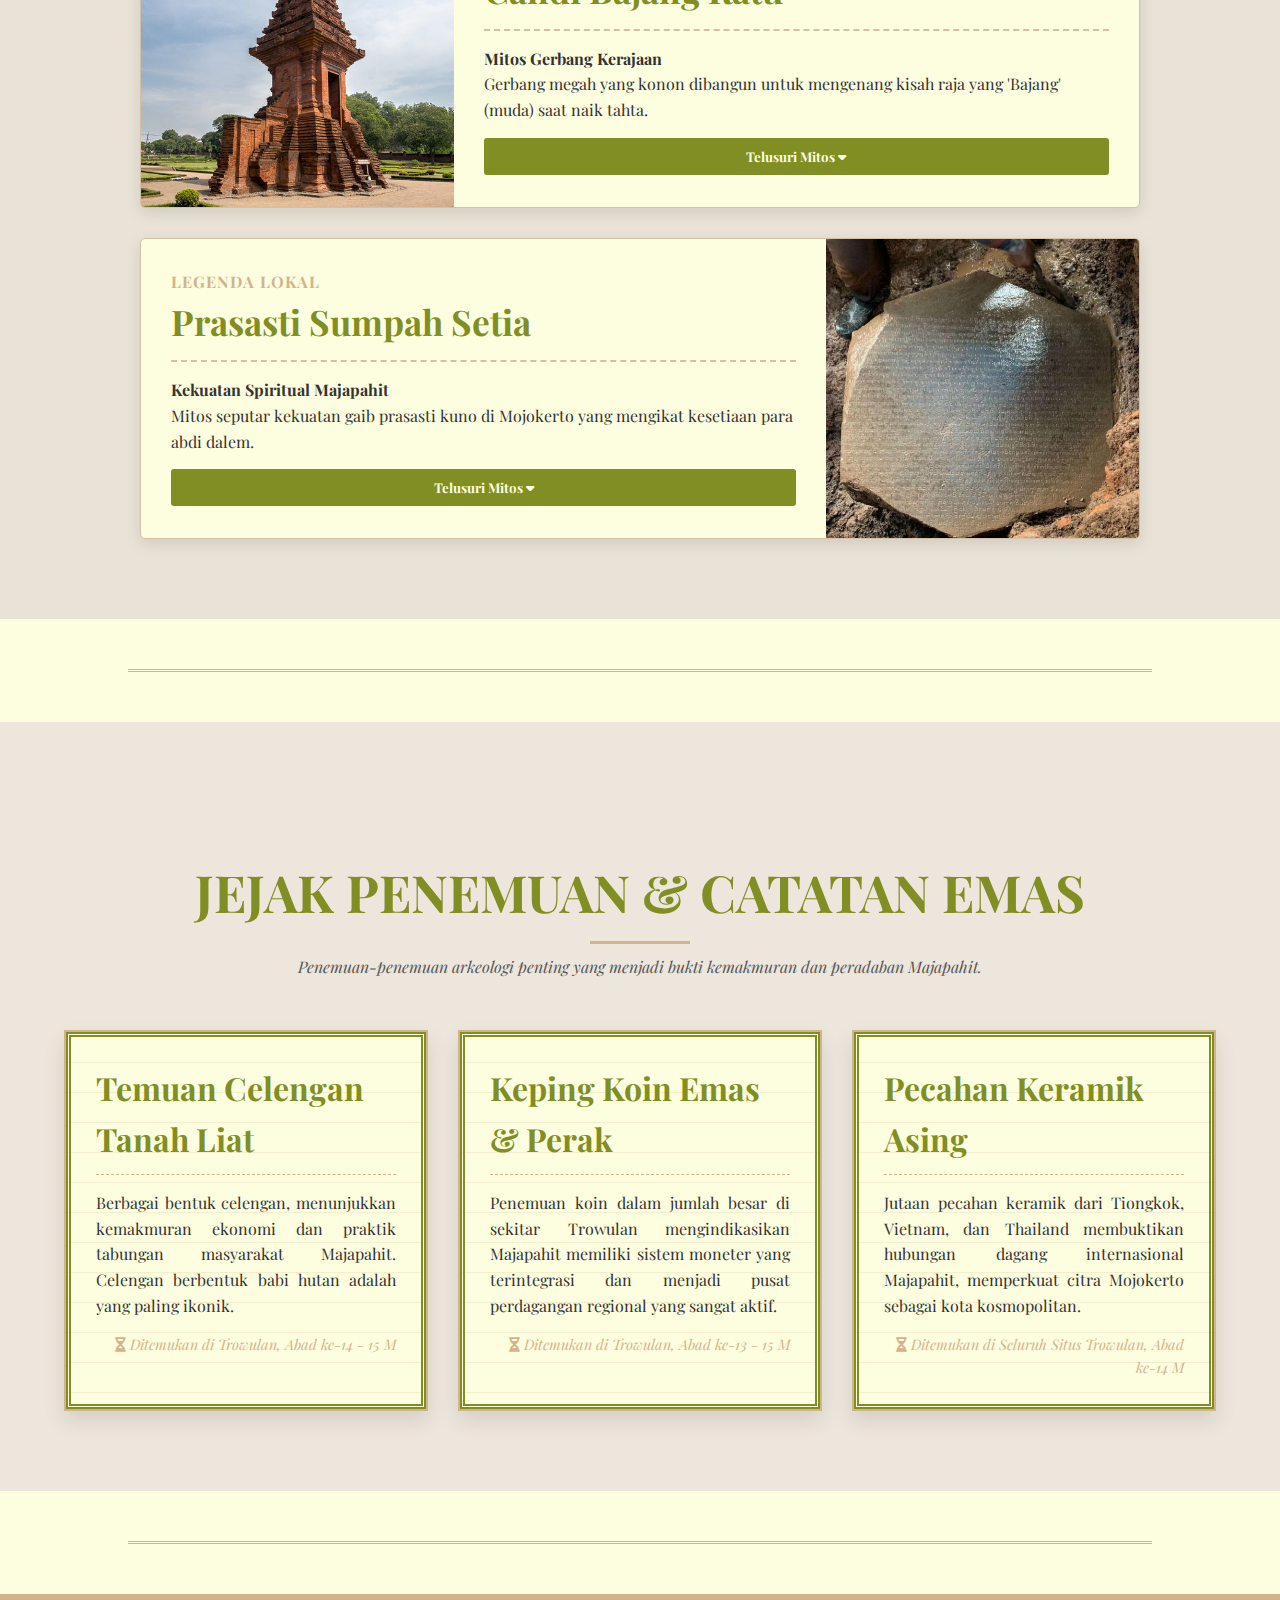
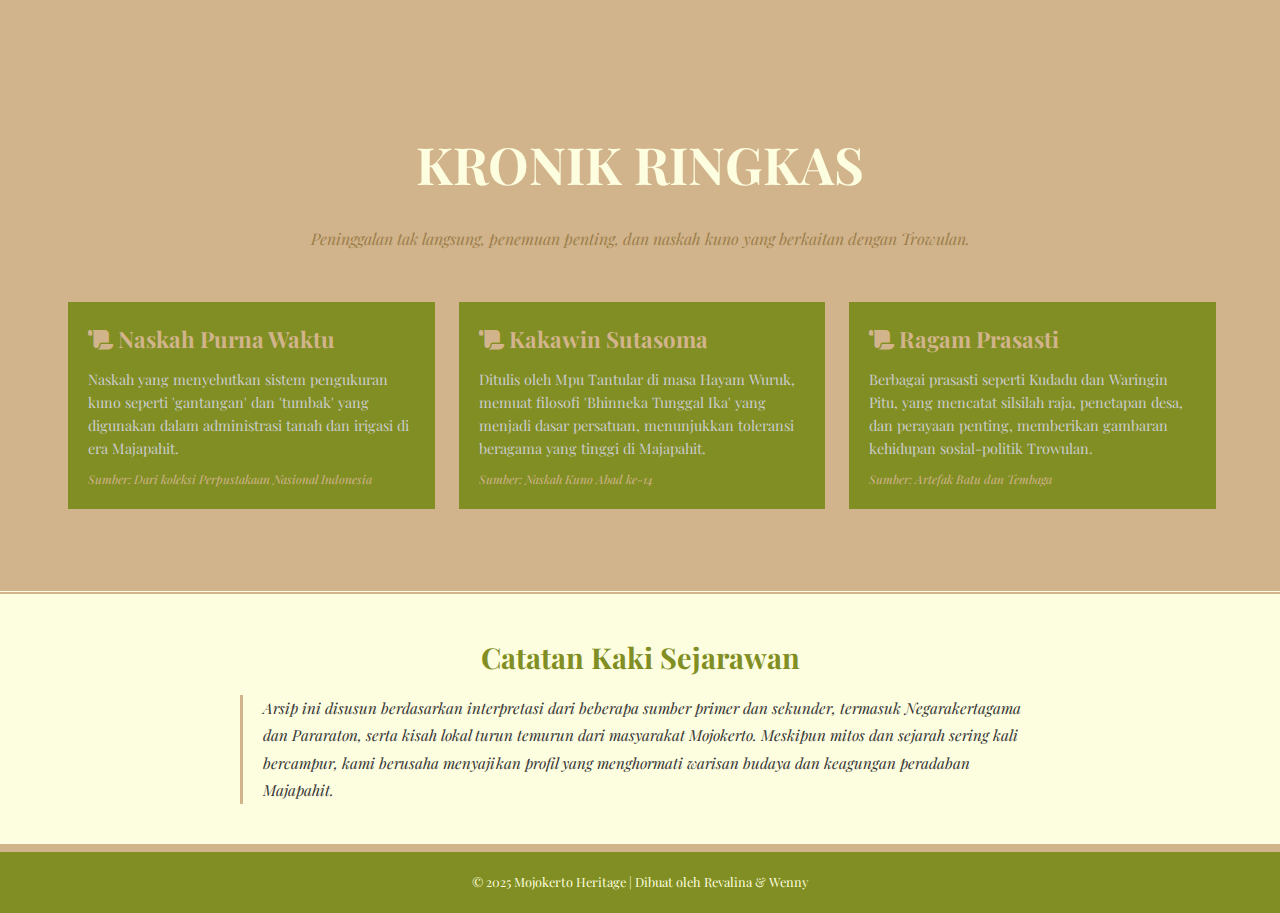
<file: tokoh.html>
<!DOCTYPE html>
<html lang="id">
<head>
    <meta charset="UTF-8">
    <meta name="viewport" content="width=device-width, initial-scale=1.0">
    <title>Tokoh & Legenda Mojokerto | Arsip Kronik Majapahit</title>

    <link rel="stylesheet" href="https://cdnjs.cloudflare.com/ajax/libs/font-awesome/6.4.0/css/all.min.css">
    <link href="https://fonts.googleapis.com/css2?family=Playfair+Display:wght@400;700&family=Source+Sans+3:wght@300;400;600&display=swap" rel="stylesheet">
    <link rel="stylesheet" href="css/tokoh.css">
</head>
<body>
    <nav>
        <div class="logo">Mojokerto Heritage</div>
        <button class="menu-toggle" aria-label="Toggle navigation menu">
            <i class="fas fa-bars"></i>
        </button>
        <ul id="main-nav-menu">
            <li><a href="index.html">Beranda</a></li>
            <li><a href="sejarah.html">Sejarah</a></li>
            <li><a href="situs.html">Situs</a></li>
            <li><a href="tokoh.html">Tokoh</a></li>
            <li><a href="tradisi.html">Tradisi</a></li>
            <li><a href="galeri.html">Galeri</a></li>

        </ul>
    </nav>

    <header class="hero-parallax">
        <div class="parallax-content">
            <h1>Arsip Keagungan Majapahit</h1>
            <p>Jelajahi profil para Raja, Patih, dan Legenda yang tercatat dalam kronik Mojokerto. Setiap kisah adalah warisan yang tak lekang oleh waktu.</p>
        </div>
    </header>

    <section class="tokoh-section" id="tokoh-nyata">
        <h2 class="major-heading">Pilar-Pilar Kerajaan</h2>
        <p class="subtitle">Profil pemimpin agung yang membangun kejayaan Majapahit dari Trowulan.</p>
        <div class="tokoh-grid" id="nyata-container">
        </div>
    </section>

    <hr class="vintage-divider">

    <section class="legenda-section" id="legenda-lokal">
        <h2 class="major-heading">Mitos dan Legenda</h2>
        <p class="subtitle">Kisah-kisah turun temurun yang menyelimuti situs bersejarah di Mojokerto.</p>
        <div class="legenda-container" id="legenda-container">
        </div>
    </section>

    <hr class="vintage-divider">
    
    <section class="catatan-section" id="catatan-emas">
        <h2 class="major-heading">Jejak Penemuan & Catatan Emas</h2>
        <p class="subtitle">Penemuan-penemuan arkeologi penting yang menjadi bukti kemakmuran dan peradaban Majapahit.</p>
        <div class="catatan-grid" id="temuan-container">
        </div>
    </section>

    <hr class="vintage-divider">

    <section class="kronik-section" id="kronik-ringkas">
        <h2 class="major-heading">Kronik Ringkas</h2>
        <p class="subtitle">Peninggalan tak langsung, penemuan penting, dan naskah kuno yang berkaitan dengan Trowulan.</p>
        
        <div class="kronik-grid" id="kronik-container">
        </div>
    </section>

    <section class="dokumentasi-section" id="dokumentasi">
    </section>
    
    <section class="catatan-sejarawan">
        <h4>Catatan Kaki Sejarawan</h4>
        <p>Arsip ini disusun berdasarkan interpretasi dari beberapa sumber primer dan sekunder, termasuk Negarakertagama dan Pararaton, serta kisah lokal turun temurun dari masyarakat Mojokerto. Meskipun mitos dan sejarah sering kali bercampur, kami berusaha menyajikan profil yang menghormati warisan budaya dan keagungan peradaban Majapahit.</p>
    </section>

    <footer>
        <p>&copy; 2025 Mojokerto Heritage | Dibuat oleh Revalina & Wenny </p>
    </footer>

    <script src="js/tokoh.js"></script>
</body>
</html>
</file>
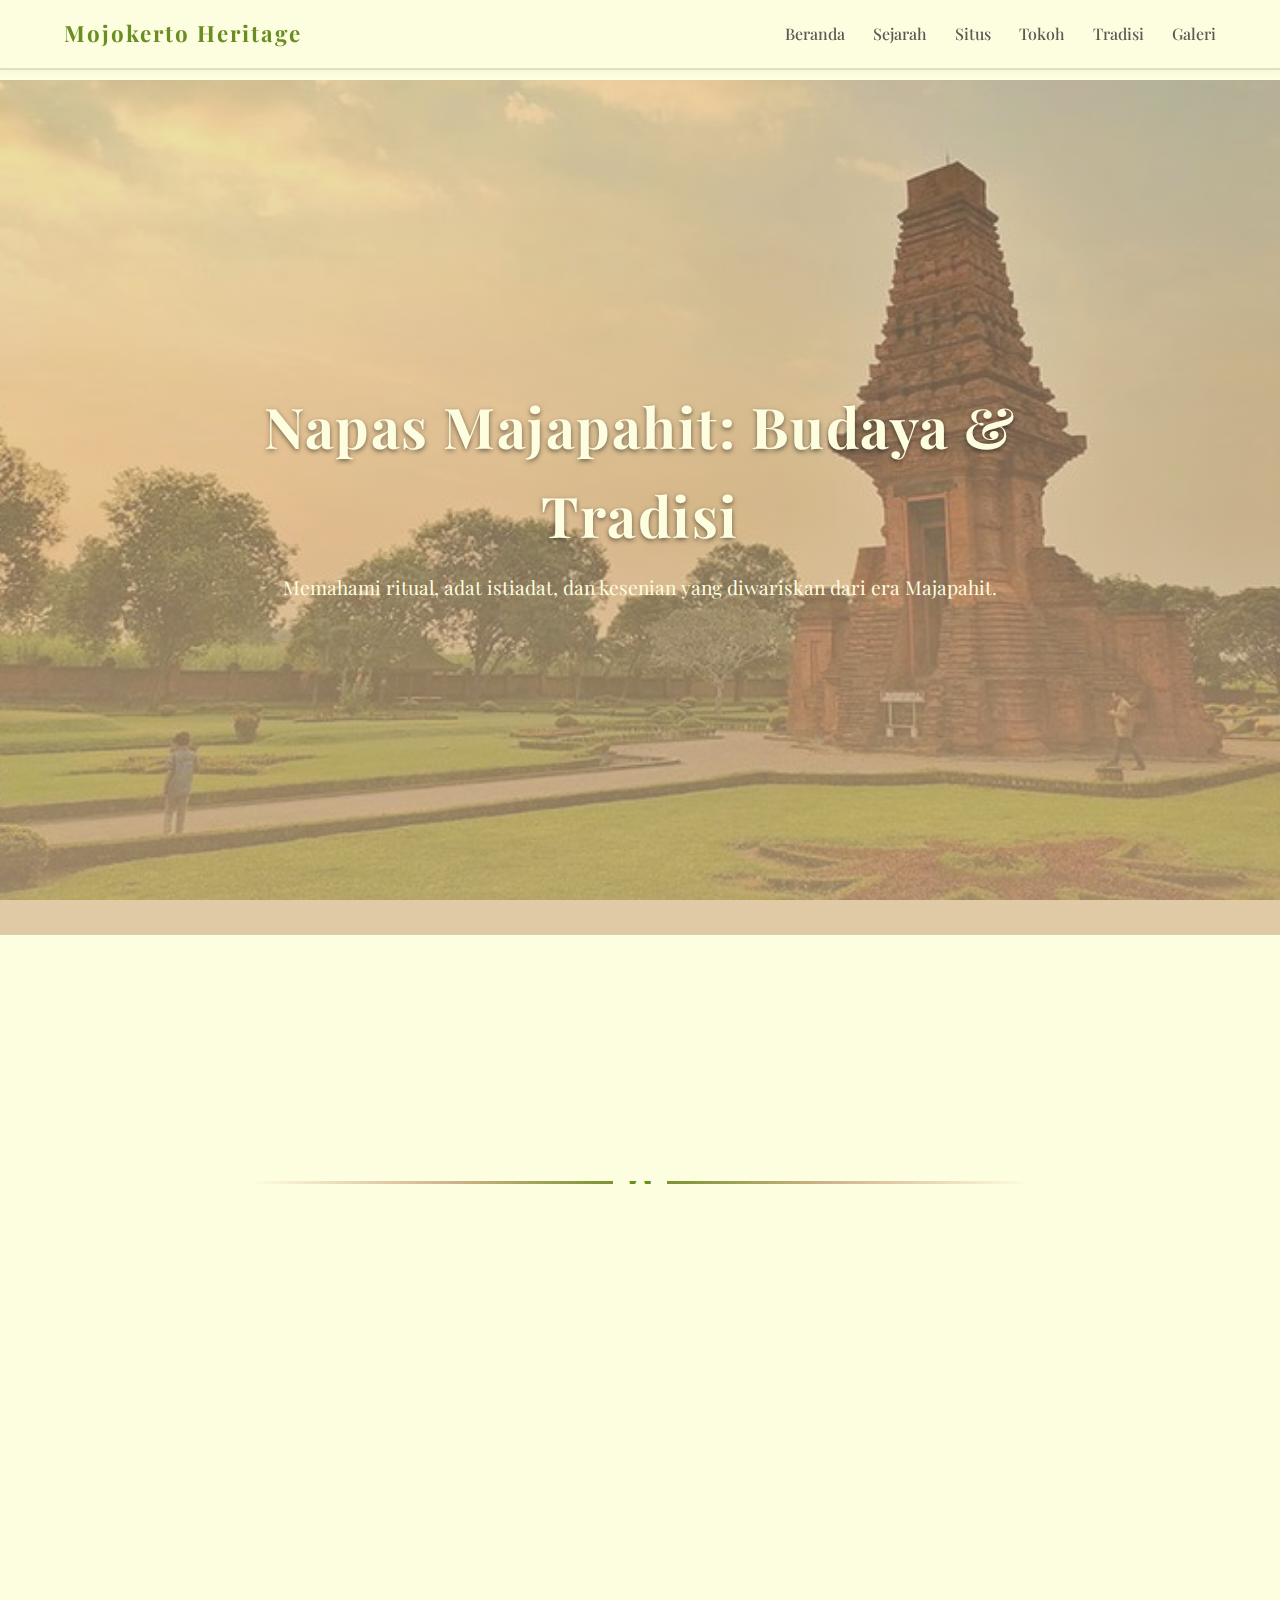
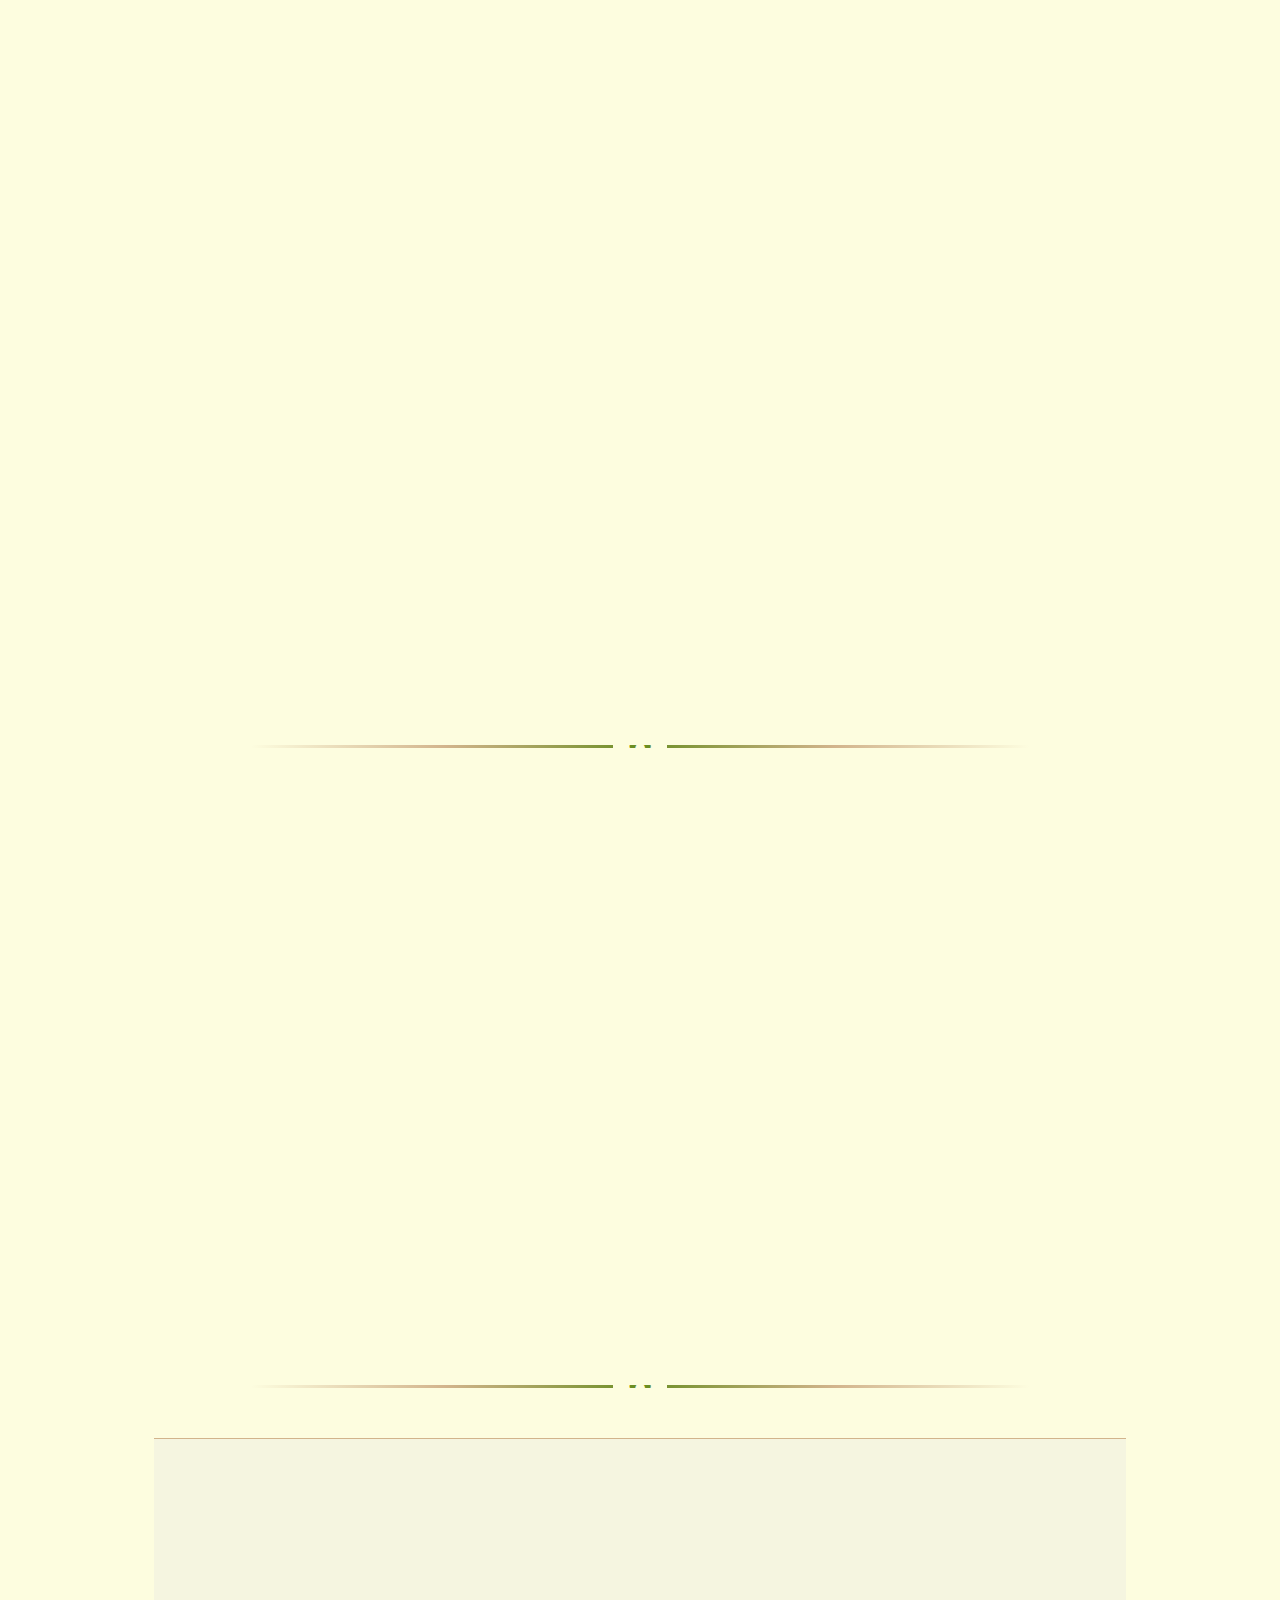
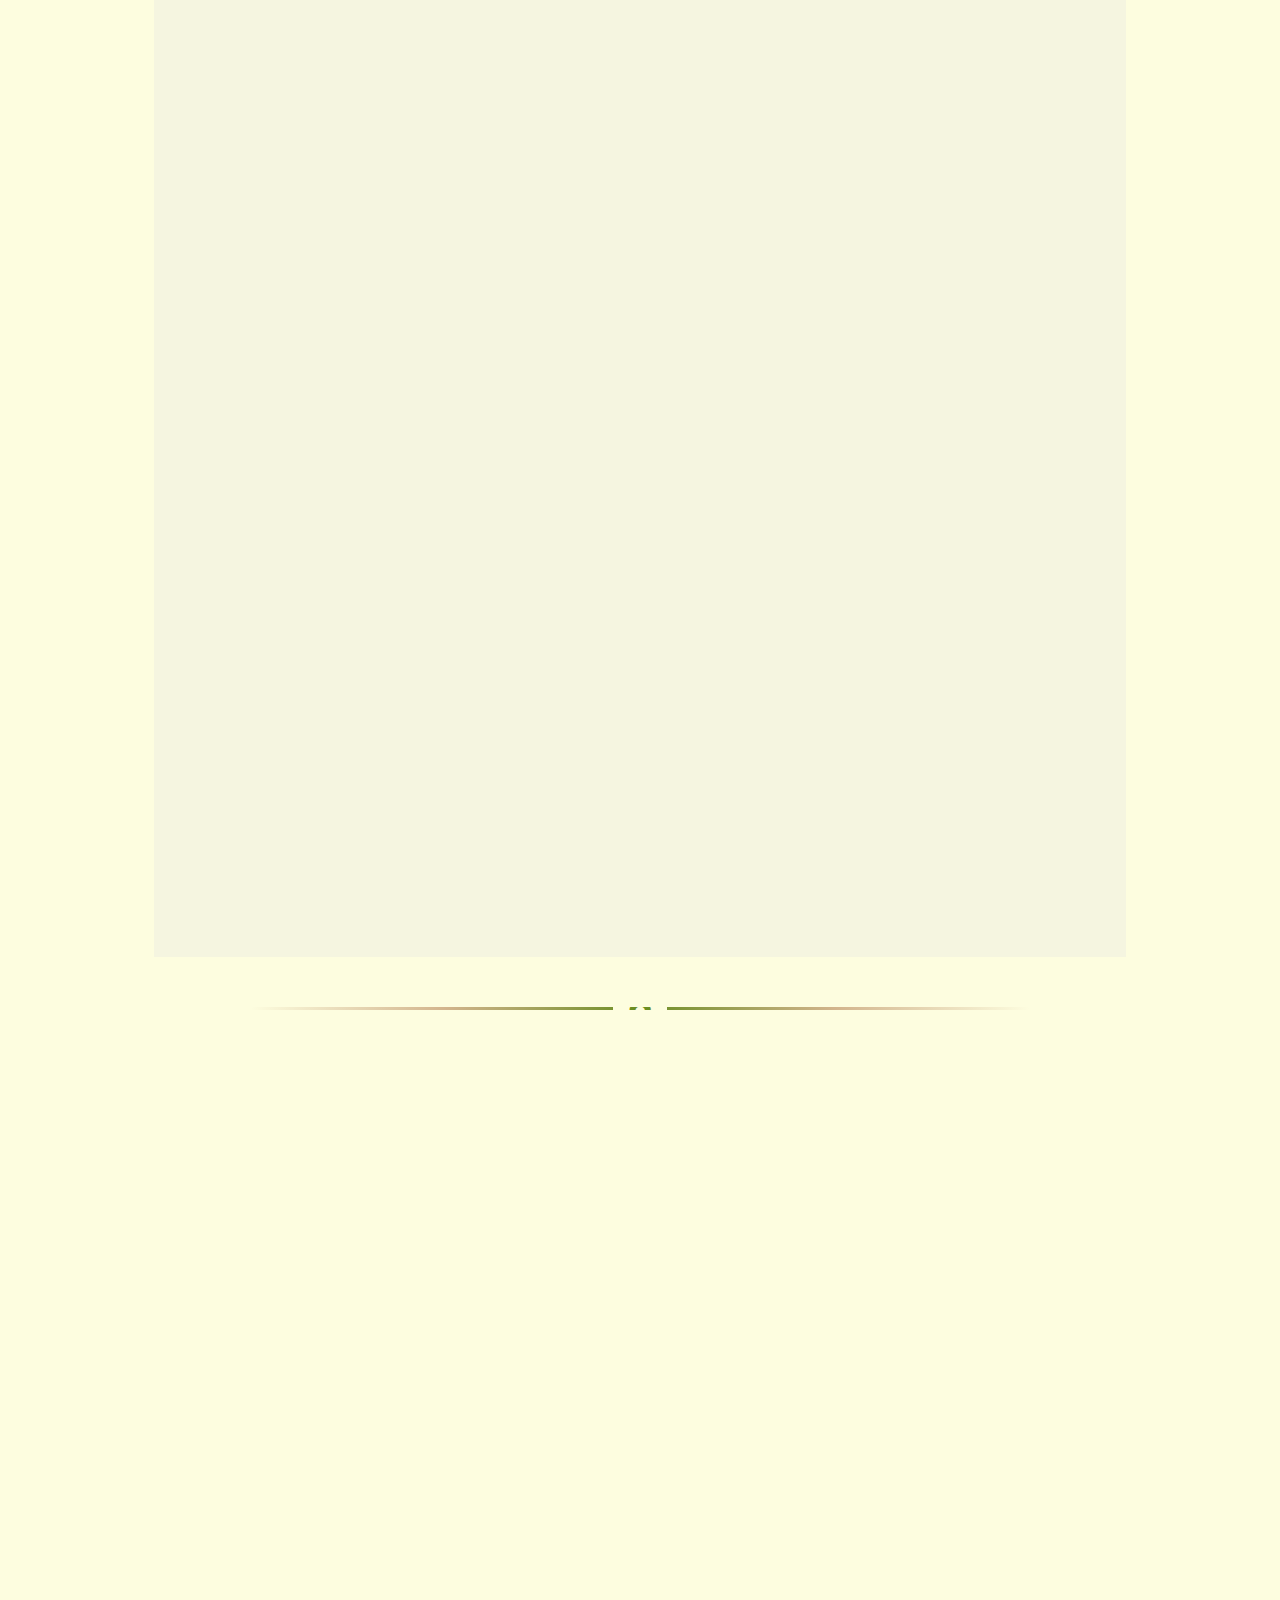
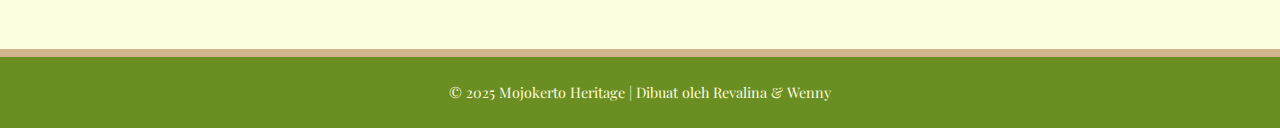
<file: tradisi.html>
<!DOCTYPE html>
<html lang="id">
<head>
    <meta charset="UTF-8">
    <meta name="viewport" content="width=device-width, initial-scale=1.0">
    <title>Budaya & Tradisi Mojokerto | Warisan Majapahit</title>

    <link href="https://fonts.googleapis.com/css2?family=Playfair+Display:wght@400;700&family=Roboto:wght@300;400;500&display=swap" rel="stylesheet">
    <link rel="stylesheet" href="https://cdnjs.cloudflare.com/ajax/libs/font-awesome/6.4.0/css/all.min.css">
    
    <link rel="stylesheet" href="css/tradisi.css">
    
</head>
<body>
    <nav id="navbar">
        <div class="logo">Mojokerto Heritage</div>
        <ul class="nav-links">
            <li><a href="index.html">Beranda</a></li>
            <li><a href="sejarah.html">Sejarah</a></li>
            <li><a href="situs.html">Situs</a></li>
            <li><a href="tokoh.html">Tokoh</a></li>
            <li><a href="tradisi.html">Tradisi</a></li>
            <li><a href="galeri.html">Galeri</a></li>

        </ul>
        <div class="burger">
            <div class="line1"></div>
            <div class="line2"></div>
            <div class="line3"></div>
        </div>
    </nav>

    <header class="hero" id="home">
        <div class="hero-content">
            <h1 class="reveal-up delay-0">Napas Majapahit: Budaya & Tradisi</h1>
            <p class="reveal-up delay-1">Memahami ritual, adat istiadat, dan kesenian yang diwariskan dari era Majapahit.</p>
        </div>
    </header>

    <div class="main-content">
        <section class="intro-box reveal-up delay-2">
            <h2>Kekayaan Budaya Abadi Mojokerto</h2>
            <p>
                Mojokerto, sebagai bekas ibu kota Majapahit, menyimpan kekayaan tradisi yang kental. Adat, seni, dan filosofi hidup 
                masyarakatnya adalah cerminan langsung dari keagungan kerajaan di masa lalu, yang terus dijaga turun-temurun hingga saat ini.
            </p>
        </section>

        <hr class="vintage-divider">

        <section class="tradisi-adat" id="adat">
            <h3 class="reveal-up">Adat dan Ritual Sakral</h3>
            <div id="adat-container">
                
                <div class="card-adat reveal-left delay-1">
                    <i class="fas fa-hand-holding-water"></i>
                    <h4>Upacara Ruwatan Murwokolo</h4>
                    <p>Ritual pensucian diri dari nasib buruk (sukerta) yang melibatkan pergelaran Wayang Kulit dengan lakon khusus, simbolisasi pembersihan energi negatif.</p>
                </div>

                <div class="card-adat reveal-up delay-2">
                    <i class="fas fa-gopuram"></i>
                    <h4>Grebeg Trowulan</h4>
                    <p>Festival budaya tahunan yang berpusat di Trowulan, menampilkan pawai kirab pusaka dan hasil bumi sebagai wujud syukur dan penghormatan pada leluhur Majapahit.</p>
                </div>
                
                <div class="card-adat reveal-right delay-3">
                    <i class="fas fa-water"></i>
                    <h4>Larung Sesaji</h4>
                    <p>Ritual persembahan yang dilakukan di sungai atau waduk, seperti di Waduk Widas, sebagai bentuk penghormatan kepada roh penjaga air dan memohon keselamatan hasil panen.</p>
                </div>

                <div class="card-adat reveal-left delay-4">
                    <i class="fas fa-seedling"></i>
                    <h4>Bersih Desa</h4>
                    <p>Upacara adat yang dilakukan untuk membersihkan desa dari segala bentuk bencana dan kesialan, biasanya dirayakan dengan pertunjukan seni lokal dan kenduri massal.</p>
                </div>

            </div>
        </section>

        <hr class="vintage-divider">
        
        <section class="kesenian-khas" id="kesenian">
            <h3 class="reveal-up">Kesenian Pertunjukan Khas Majapahitan</h3>
            <div id="kesenian-container">
                <div class="kesenian-item reveal-up delay-1">
                    <div class="icon-wrapper"><i class="fas fa-mask"></i></div>
                    <h4>Wayang Kulit & Topeng</h4>
                    <p>Seni pertunjukan klasik yang menceritakan epos Hindu-Jawa. Di Mojokerto, gaya pewayangan kental dengan *corak Majapahitan* yang sederhana namun sarat makna filosofis.</p>
                </div>
                <div class="kesenian-item reveal-up delay-2">
                    <div class="icon-wrapper"><i class="fas fa-drum"></i></div>
                    <h4>Gamelan Pelog-Slendro</h4>
                    <p>Alat musik tradisional yang dimainkan dalam ritual dan pertunjukan. Beberapa set gamelan di Mojokerto dipercaya memiliki laras kuno yang mencerminkan harmoni musik keraton Majapahit.</p>
                </div>
                <div class="kesenian-item reveal-up delay-3">
                    <div class="icon-wrapper"><i class="fas fa-hat-cowboy"></i></div>
                    <h4>Ludruk & Jula-Juli</h4>
                    <p>Drama rakyat Jawa Timur yang populer, sering menyisipkan pesan moral dan kritik sosial. Dilengkapi dengan iringan musik gamelan dan tembang *Jula-Juli* yang khas Mojokertoan.</p>
                </div>
            </div>
        </section>

        <hr class="vintage-divider">

        <section class="warisan-turun-temurun" id="warisan">
            <h3 class="reveal-up">Warisan Seni Rupa dan Kerajinan</h3>
            <div id="warisan-container">
                
                <div class="warisan-item reveal-up delay-1">
                    <div class="img-box">
                        <img src="img/batik.jpeg" alt="Batik Trowulan Motif Surya Majapahit">
                        <div class="icon-placeholder"><i class="fas fa-palette"></i> Batik Majapahit</div>
                    </div>
                    <div class="warisan-content">
                        <h4>Batik Trowulan</h4>
                        <p>Motif batik yang terinspirasi dari relief Candi dan penemuan artefak di Trowulan, seperti motif Surya Majapahit, Padi, dan Teratai. Batik ini memvisualisasikan simbol-simbol kerajaan.</p>
                    </div>
                </div>
                
                <div class="warisan-item reveal-up delay-2">
                    <div class="img-box">
                        <img src="img/bata.jpeg" alt="Replika Ukiran Bata Merah Majapahit">
                        <div class="icon-placeholder"><i class="fas fa-gopuram"></i> Ukiran Bata Merah</div>
                    </div>
                    <div class="warisan-content">
                        <h4>Ukiran Bata Merah</h4>
                        <p>Keahlian membuat ukiran dan replika struktur menggunakan bata merah khas Majapahit. Tradisi ini menjaga warisan arsitektur kuno dan menjadi mata pencaharian utama perajin lokal.</p>
                    </div>
                </div>

                <div class="warisan-item reveal-up delay-3">
                    <div class="img-box">
                        <img src="img/moksa.jpeg" alt="Instrumen Tradisional Jawa">
                        <div class="icon-placeholder"><i class="fas fa-compact-disc"></i> Moksa Musik Etnik</div>
                    </div>
                    <div class="warisan-content">
                        <h4>Moksa Musik Etnik</h4>
                        <p>Genre musik yang memadukan instrumen tradisional Jawa (Gamelan, Siter) dengan aransemen modern, menciptakan suara baru yang berakar kuat pada kearifan lokal.</p>
                    </div>
                </div>

                <div class="warisan-item reveal-up delay-4">
                    <div class="img-box">
                        <img src="img/gerabah.jpeg" alt="Kerajinan Gerabah dan Terakota">
                        <div class="icon-placeholder"><i class="fas fa-flask"></i> Kerajinan Gerabah</div>
                    </div>
                    <div class="warisan-content">
                        <h4>Kerajinan Gerabah</h4>
                        <p>Pembuatan gerabah dan terakota dengan teknik kuno yang diwariskan dari era Majapahit, menghasilkan replika arca dan peralatan rumah tangga bernilai sejarah tinggi.</p>
                    </div>
                </div>
            </div>
        </section>
        
        <hr class="vintage-divider">
        
        <section class="filosofi-box reveal-up delay-5">
            <h3>Filosofi Hidup Kuno</h3>
            <p>
                "Jer basuki mawa bea" <br>
                — Setiap keberhasilan membutuhkan pengorbanan. Filosofi ini mengajarkan *etos kerja keras* dan *tanggung jawab* sebagai penerus semangat membangun Majapahit.
            </p>
            <p class="reveal-up delay-6">
                "Aja dumeh" <br>
                — Jangan mentang-mentang/sombong. Sebuah ajaran luhur tentang kerendahan hati dan pentingnya menjaga keseimbangan diri.
            </p>
        </section>
    </div>

    <footer>
        &copy; 2025 Mojokerto Heritage | Dibuat oleh Revalina & Wenny
    </footer>
    
    <script src="js/tradisi.js"></script>
</body>
</html>
</file>
<file: css/style.css>
/* ============================================
          CSS (style.css) - Estetik Vintage Hijau Zaitun & Krem Muda
          ============================================
        */
/* Palet Warna VINTAGE:
           - Latar Belakang: #FDFDDF (Krem Muda)
           - Teks Utama & Heading: #6B8E23 (Hijau Zaitun)
           - Aksen/CTA: #D2B48C (Cokelat Muda/Biscuit)
           - Aksen Sekunder: #228B22 (Hijau Hutan Gelap)
           - Teks Body: #333333 (Dark Grey)
        */

/* ---------- Reset & Base ---------- */
* { margin:0; padding:0; box-sizing:border-box; }
html { scroll-behavior: smooth; }
body {
    font-family: 'Playfair Display', sans-serif;
    background: #FDFDDF;
    color:#333333;
    line-height:1.6;
}
h1, h2, h3 {
    font-family: 'Playfair Display', serif;
    color: #6B8E23;
}
.section { padding: 90px 5%; max-width: 1200px; margin: 0 auto; }
.sub-title { 
    color: #228B22;
    font-weight: 500; font-style: italic; margin-bottom: 5px; font-size: 0.95rem; 
}

/* ---------- NAVBAR & HERO (CSS sama persis) ---------- */
#navbar {
    position:fixed; top:0; left:0; right:0;
    background: rgba(253, 253, 223, 0.95);
    border-bottom: 2px solid #E0E0C0;
    color:#333333;
    display:flex; align-items:center; justify-content:space-between;
    padding:1rem 5%;
    z-index:1000;
    box-shadow: 0 1px 8px rgba(0,0,0,0.05);
    transition: all 0.3s ease;
}
.logo { font-weight:700; letter-spacing:2px; font-size:1.4rem; color: #6B8E23; }
.nav-links { list-style:none; display:flex; gap:1.75rem; align-items:center; }
.nav-links a { color:#333333; text-decoration:none; font-weight:500; font-size:1rem; opacity:0.8; position: relative; transition: color 0.3s; }
.nav-links a::after { content: ''; position: absolute; bottom: -5px; left: 0; width: 0; height: 2px; background: #D2B48C; transition: width 0.3s ease; }
.nav-links a:hover { color:#6B8E23; }
.nav-links a:hover::after { width: 100%; }

/* Burger Menu Styles */
.burger { display: none; cursor: pointer; }
.burger div { width: 25px; height: 3px; background-color: #6B8E23; margin: 5px; transition: all 0.3s ease; }
/* Burger Animation */
.burger.toggle .line1 { transform: rotate(-45deg) translate(-5px, 6px); }
.burger.toggle .line2 { opacity: 0; }
.burger.toggle .line3 { transform: rotate(45deg) translate(-5px, -6px); }

/* Responsive Navigation */
@media (max-width: 768px) {
    .nav-links { position: absolute; right: 0; height: 92vh; top: 8vh; background-color: #FDFDDF; border-left: 1px solid #E0E0C0; display: flex; flex-direction: column; align-items: center; width: 60%; transform: translateX(100%); transition: transform 0.5s ease-in; z-index: 990; }
    .nav-links a { color: #6B8E23; }
    .nav-links.nav-active { transform: translateX(0%); }
    .nav-links li { opacity: 0; transition: opacity 0.5s ease-in-out; }
    .nav-links.nav-active li { opacity: 1; }
    .burger { display: block; }
}

/* HERO/HEADER */
/* GANTI BAGIAN HERO ANDA DENGAN INI JIKA style.css BERADA DI DALAM FOLDER css/ */
.hero {
  height:95vh;
  display:flex;
  align-items:center;
  justify-content:center;
  padding:0 5%;
  background: linear-gradient(rgba(210, 180, 140, 0.4), rgba(210, 180, 140, 0.7)),
    url('../img/mjk.jpeg') center/cover no-repeat fixed; /* PERUBAHAN DI SINI */
  color:#fff;
  text-align:center;
}
.hero-content { max-width:900px; padding:2.5rem; }
.hero h1 { font-size:3.5rem; margin-bottom:0.75rem; text-shadow: 0 2px 5px rgba(0,0,0,0.5); letter-spacing:1.5px; color: #FDFDDF; }
.hero p { 
    margin-bottom:2rem; font-size:1.2rem; 
    color:#FDFDDF;
    font-weight: 300; 
}
.cta {
    display:inline-block; background:#D2B48C; color:#333333;
    padding:0.8rem 1.6rem; border-radius:30px; text-decoration:none;
    font-weight:700; font-size:1.05rem; letter-spacing:1px;
    box-shadow: 0 8px 15px rgba(210, 180, 140, 0.4);
    transition: all .3s ease;
}
.cta:hover { transform:translateY(-5px); box-shadow: 0 12px 20px rgba(210, 180, 140, 0.6); background: #E0C7A9; }

/* ---------- ABOUT & TIMELINE (CSS sama persis) ---------- */
.about-section { background-color: #FDFDDF; padding: 100px 5%; }
.about-container { display: flex; flex-wrap: wrap; align-items: center; gap: 60px; }
.about-image { flex: 1; min-width: 300px; }
.about-image img {
    width: 100%; max-width: 500px; border-radius: 10px;
    box-shadow: 0 15px 40px rgba(0,0,0,0.1);
    border: 6px solid #D2B48C;
    filter: sepia(30%) saturate(120%) contrast(105%) brightness(95%);
}
.about-text { flex: 1; min-width: 300px; padding: 10px; }
.about-text h2 { font-size: 2.2rem; margin-bottom: 15px; color: #6B8E23; }
.about-text p { color: #555; font-size: 1.05rem; }

.history-section {
    background:#F5F5E0;
    border-top: 1px solid #E0E0C0;
    border-bottom: 1px solid #E0E0C0;
    text-align: center;
}
.history-header { margin-bottom:40px; }
.history-header h2 { font-size:2.5rem; margin-bottom:10px; color: #6B8E23; }

.history-wrapper {
    display:flex; align-items:center; justify-content:center; gap:20px;
    max-width: 950px; margin: 0 auto;
}
.scroll-btn {
    background: #D2B48C; border: none; color: #333333;
    font-size:1.2rem; cursor:pointer; padding:15px 12px; border-radius:50%;
    box-shadow: 0 4px 10px rgba(0,0,0,0.1); transition: all 0.3s;
}
.scroll-btn:hover { background: #6B8E23; color: #FDFDDF; transform: scale(1.05); }
.history-container {
    display:flex; overflow-x:scroll; scroll-behavior:smooth; gap:35px;
    scrollbar-width:none; padding: 20px 0;
}
.history-container::-webkit-scrollbar{display:none;}
.history-item {
    background:#fff; border:1px solid #E0E0C0;
    min-width:320px; padding:20px 25px; border-radius:10px;
    box-shadow:0 8px 20px rgba(0,0,0,0.05); transition:all 0.3s ease;
    text-align: left;
}
.history-item:hover { transform:translateY(-8px); box-shadow:0 12px 25px rgba(0,0,0,0.1); }
.history-item .year {
    font-weight:700; color:#D2B48C;
    font-size:1.5rem; margin-bottom:8px;
    font-family: 'Playfair Display', serif;
}
.history-item p { font-size:0.95rem; color:#555; line-height:1.5; }

/* ---------- VINTAGE GALLERY (6 Foto) ---------- */
.vintage-gallery { text-align: center; background-color: #FDFDDF; }
.vintage-gallery h2 { font-size: 2.5rem; margin-bottom: 5px; color: #6B8E23; }
.vintage-gallery p.tagline { margin-bottom: 40px; color: #555; }

.gallery-container {
    display: grid;
    grid-template-columns: repeat(auto-fit, minmax(250px, 1fr));
    gap: 30px;
}
.gallery-item {
    position: relative; overflow: hidden; border: 1px solid #E0E0C0;
    box-shadow: 0 10px 30px rgba(0,0,0,0.1); transition: transform 0.4s ease-out;
    cursor: pointer; background: #fff;
}
.gallery-item:before {
    content: ''; position: absolute; top: 10px; left: 10px; right: 10px; bottom: 10px;
    border: 4px solid rgba(107, 142, 35, 0.7);
    z-index: 10; pointer-events: none;
}
.gallery-item img {
    width: 100%; 
    height: 250px;
    object-fit: cover; 
    display: block;
    filter: sepia(30%) saturate(120%) contrast(105%) brightness(95%);
    transition: all 0.5s ease;
}
.gallery-item:hover { transform: translateY(-10px); }
.gallery-item:hover img { filter: sepia(0%) grayscale(0%) contrast(100%) brightness(100%); transform: scale(1.05); }
.caption {
    position: absolute; bottom: 0; width: 100%; padding: 15px;
    background: rgba(107, 142, 35, 0.85);
    color: #FDFDDF; font-style: italic; font-size: 0.9em;
    opacity: 0; transform: translateY(100%); transition: all 0.4s ease;
    z-index: 20;
}
.gallery-item:hover .caption { opacity: 1; transform: translateY(0); }

/* ============================================
          Featured Sites (WARISAN) - Perubahan di Tautan
          ============================================
        */
.featured-sites {
    background: #F5F5E0;
    text-align: center;
}
.featured-sites h2 { margin-bottom: 40px; font-size: 2.5rem; }
.sites-container {
    display: flex; gap: 30px; justify-content: center;
    flex-wrap: wrap;
}
.site-card {
    background: #fff; border: 1px solid #E0E0C0;
    border-radius: 10px; overflow: hidden;
    width: 300px; text-align: left;
    box-shadow: 0 10px 30px rgba(0,0,0,0.08);
    transition: transform 0.3s ease, box-shadow 0.3s ease;
}
.site-card:hover { 
    transform: translateY(-10px); 
    box-shadow: 0 20px 40px rgba(0,0,0,0.15);
}
.site-card img {
    width: 100%; height: 200px; object-fit: cover;
    filter: sepia(30%); transition: filter 0.5s;
}
.site-card:hover img { filter: sepia(0%); }
.card-body { padding: 20px; }
.card-body h3 { 
    font-size: 1.4rem; margin-bottom: 10px;
    color: #228B22;
}
.card-body p { font-size: 0.95rem; color: #555; margin-bottom: 15px; }
/* Tautan Read More mengarah ke halaman daftar situs */
.site-card .read-more {
    display: block; width: 100%; text-align: center;
    padding: 10px; margin-top: 15px;
    background: #D2B48C; color: #333333;
    text-decoration: none; font-weight: 700;
    border-radius: 5px; transition: background 0.3s;
}
.site-card .read-more:hover { background: #6B8E23; color: #FDFDDF; }

/* ============================================
          Latest News/Articles (ARTIKEL) - Perubahan di Tautan
          ============================================
        */
.latest-news { background: #FDFDDF; text-align: center; }
.latest-news h2 { margin-bottom: 40px; font-size: 2.5rem; }
.news-grid {
    display: grid;
    grid-template-columns: repeat(auto-fit, minmax(300px, 1fr));
    gap: 30px;
}
/* Item Artikel Dibuat Tautan Penuh */
.news-item {
    background: #fff; border: 1px solid #E0E0C0;
    padding: 25px; border-radius: 5px;
    text-align: left; text-decoration: none; color: #333333; /* Warna teks normal */
    box-shadow: 0 5px 15px rgba(0,0,0,0.05);
    position: relative; overflow: hidden;
    transition: all 0.3s ease;
}
.news-item:before {
    content: ''; position: absolute; top: 0; left: 0; width: 100%; height: 5px;
    background: #D2B48C;
    transform: translateY(-5px); transition: transform 0.3s ease-out;
}
.news-item:hover:before { transform: translateY(0); }
.news-item:hover { transform: translateY(-5px); box-shadow: 0 10px 25px rgba(0,0,0,0.1); }
.news-item h3 { font-size: 1.2rem; margin-bottom: 10px; color: #6B8E23; transition: color 0.3s; }
.news-item:hover h3 { color: #228B22; } /* Perubahan warna saat hover */
.news-item p { font-size: 0.9rem; color: #555; }
.news-item .meta { 
    display: block; font-size: 0.8em; color: #228B22;
    font-style: italic; margin-bottom: 10px;
}
.all-articles-cta {
    display: inline-block; background: #6B8E23; color: #FDFDDF;
    padding: 0.8rem 1.6rem; border-radius: 30px; text-decoration: none;
    font-weight: 700; margin-top: 40px;
    transition: all 0.3s;
}
.all-articles-cta:hover { background: #228B22; transform: translateY(-3px); }


/* ---------- FOOTER & ANIMASI (CSS sama persis) ---------- */
footer {
    background:#6B8E23;
    color:#FDFDDF; text-align:center; padding:1.5rem 2%;
    border-top:8px solid #D2B48C;
    font-size: 0.9rem;
}

/* ANIMASI JAVASCRIPT (Reveal) */
.reveal-up, .reveal-left, .reveal-right, .fade-in-up {
    opacity: 0;
    transform: translateY(30px);
    transition: opacity 1s cubic-bezier(0.25, 0.46, 0.45, 0.94), transform 1s cubic-bezier(0.25, 0.46, 0.45, 0.94);
}
.reveal-left { transform: translateX(-50px); }
.reveal-right { transform: translateX(50px); }

.reveal-up.active, .reveal-left.active, .reveal-right.active, .fade-in-up.active {
    opacity: 1;
    transform: translate(0, 0);
}
.delay-1 { transition-delay: 0.1s; }
.delay-2 { transition-delay: 0.2s; }
.delay-3 { transition-delay: 0.3s; }
.delay-4 { transition-delay: 0.4s; }
.delay-5 { transition-delay: 0.5s; }
.delay-6 { transition-delay: 0.6s; }
.delay-7 { transition-delay: 0.7s; }
.delay-8 { transition-delay: 0.8s; }


/* Responsive Adjustments */
@media (max-width: 768px) {
    .hero h1 { font-size: 2.2rem; }
    .history-item { min-width: 250px; }
    .gallery-container { gap: 20px; grid-template-columns: repeat(auto-fit, minmax(180px, 1fr)); } 
    .gallery-item img { height: 180px; }
    .sites-container { flex-direction: column; align-items: center; }
    .site-card { width: 100%; max-width: 350px; }
    .news-grid { grid-template-columns: 1fr; }
}
@media (min-width: 768px) and (max-width: 1024px) {
    .gallery-container { grid-template-columns: repeat(3, 1fr); }
    .sites-container { flex-wrap: wrap; }
    .site-card { width: calc(50% - 15px); }
}
</file>
<file: css/sejarah.css>
/* =================================================== */
/* 1. GLOBAL & VARIABEL VINTAGE (KONSOLIDASI WARNA) */
/* =================================================== */
:root {
    /* Palet Warna KONSOLIDASI */
    --color-background-cream: #FDFDDF; /* Latar Belakang (Krem muda) */
    --color-olive-green: #6B8E23; /* Teks Utama & Elemen (Hijau Zaitun) */
    --color-tan-cta: #D2B48C; /* Aksen/CTA (Cokelat Muda/Biscuit) */
    --color-dark-grey: #333333; /* Teks Body (Dark Grey) */
    --color-dark-green-accent: #228B22; /* Aksen Sekunder (Hijau Hutan Gelap) */
    --color-off-white: #fcf7f0; /* Digunakan untuk kontras */
    --color-light-border: #E0E0C0; /* Warna batas yang lebih lembut (Sesuai referensi #E0E0C0) */

    /* Variabel Layout & Navigasi */
    --nav-height-desktop: 66px; 
    --nav-height-mobile: 56px; 

    --font-heading: 'Playfair Display', serif;
    --font-body: 'Playfair Display', sans-serif; /* Sesuai referensi */
}
* { margin:0; padding:0; box-sizing:border-box; }
html { scroll-behavior: smooth; }

body {
    font-family: var(--font-body);
    background:var(--color-background-cream); 
    color:var(--color-dark-grey); 
    line-height:1.6; /* Sesuai referensi */
    padding-top: var(--nav-height-desktop); 
    /* Pola titik-titik dihapus/ditiadakan agar sesuai dengan base referensi */
}
h1, h2, h3 {
    font-family: var(--font-heading);
    color: var(--color-olive-green); 
}
a { text-decoration:none; color:inherit; }
.section { padding: 90px 5%; max-width: 1200px; margin: 0 auto; }
.sub-title { 
    color: var(--color-dark-green-accent); /* Hijau Hutan Gelap */
    font-weight: 500; font-style: italic; margin-bottom: 5px; font-size: 0.95rem; 
}


/* =================================================== */
/* 2. NAVIGATION (NAVBAR FIXED/HEADER) */
/* =================================================== */
nav {
    position: fixed; top: 0; left: 0; right: 0;
    /* Background dan Border disesuaikan dengan referensi */
    background: rgba(253, 253, 223, 0.95); 
    border-bottom: 2px solid var(--color-light-border); /* #E0E0C0 */
    display: flex; align-items: center; justify-content: space-between;
    padding: 1rem 5%;
    z-index: 1000;
    box-shadow: 0 1px 8px rgba(0,0,0,0.05);
    transition: all 0.3s ease;
    height: var(--nav-height-desktop);
    color: var(--color-dark-grey); /* Warna teks utama navbar */
}
.logo { 
    font-weight:700; letter-spacing:2px; 
    font-size:1.6rem; 
    color: var(--color-olive-green); 
}
nav ul { list-style:none; display:flex; gap:1.75rem; align-items:center; }
nav a { color:var(--color-dark-grey); text-decoration:none; font-weight:500; font-size:1rem; opacity:0.8; position: relative; transition: color 0.3s; }
nav a::after { content: ''; position: absolute; bottom: -5px; left: 0; width: 0; height: 2px; background: var(--color-tan-cta); /* Cokelat Muda */ transition: width 0.3s ease; }
nav a:hover { color:var(--color-olive-green); opacity: 1; }
nav a:hover::after { width: 100%; }

/* Burger Menu Styles */
.burger { display: none; cursor: pointer; z-index: 1001; }
.burger div { width: 25px; height: 3px; background-color: var(--color-olive-green); margin: 5px; transition: all 0.3s ease; }
.burger.toggle .line1 { transform: rotate(-45deg) translate(-5px, 6px); }
.burger.toggle .line2 { opacity: 0; }
.burger.toggle .line3 { transform: rotate(45deg) translate(-5px, -6px); }


/* --- HERO SECTION --- */
.hero {
    height:95vh;
    display:flex;
    flex-direction: column; 
    align-items:center;
    justify-content:center;
    text-align:center;
    padding:0 5%;
    /* Layer Overlay dan background disesuaikan dengan referensi */
    background:linear-gradient(
        rgba(210, 180, 140, 0.4), /* Cokelat Muda/Biscuit */
        rgba(210, 180, 140, 0.7) 
    ),
    url('../img/mjk.jpeg') center/cover no-repeat fixed; /* Placeholder Gambar */

    background-attachment: fixed;
    color:var(--color-background-cream); 
    margin-top:0; 
    border-bottom:5px solid var(--color-olive-green); 
}
.hero .box {
    max-width: 900px; 
    padding: 2.5rem; 
    background: transparent; 
    border-radius: 0; 
}


.hero h1 { 
    font-size:3.5rem;
    margin-bottom:0.75rem; 
    text-shadow: 0 2px 5px rgba(0,0,0,0.5); 
    font-family:var(--font-heading); 
    color:var(--color-background-cream); /* Krem Muda */
    line-height: 1.2;
    letter-spacing: 1.5px;
}
.hero p { 
    font-size:1.2rem; 
    margin-bottom:2rem; 
    color:var(--color-background-cream); /* Krem Muda */
    text-shadow:0 1px 4px rgba(0,0,0,0.6); 
    font-weight: 300;
}

/* Tombol CTA (Sesuai referensi) */
.cta {
    background:var(--color-tan-cta); /* Cokelat Muda */
    color:var(--color-dark-grey); 
    padding:0.8rem 1.6rem; 
    border-radius:30px; 
    font-weight:700;
    transition:0.3s;
    display:inline-block;
    box-shadow: 0 8px 15px rgba(210, 180, 140, 0.4); 
    font-size: 1.05rem; 
    letter-spacing: 1px;
}
.cta:hover { 
    transform:translateY(-5px); 
    background:#E0C7A9; 
    box-shadow: 0 12px 20px rgba(210, 180, 140, 0.6);
}

/* SUBMENU (Disesuaikan dengan variabel baru) */
.submenu {
    background:var(--color-off-white); 
    display:flex;justify-content:center;gap:30px;
    padding:20px 5%;flex-wrap:wrap;
    box-shadow:0 2px 8px rgba(0,0,0,0.05);
    position: sticky;
    top: var(--nav-height-desktop); 
    z-index: 900;
    border-bottom: 1px solid var(--color-light-border);
}
.submenu a {
    background:var(--color-background-cream);
    padding:10px 20px;
    border-radius:5px;font-weight:600;
    color:var(--color-olive-green); 
    transition:0.3s;
    box-shadow:0 2px 5px rgba(0,0,0,0.1);
    border-bottom:2px solid var(--color-tan-cta); 
}
.submenu a:hover { 
    background:var(--color-olive-green); 
    color:var(--color-background-cream); 
    border-bottom:2px solid var(--color-background-cream); 
}

/* =================================================== */
/* 3. HISTORY SECTION (ZIGZAG) - Menggunakan Variabel Baru */
/* =================================================== */
.history-section { padding:80px 5%; }
.history-section h2 {
    text-align:center;font-size:3rem;
    color:var(--color-olive-green); 
    margin-bottom:10px;font-family:var(--font-heading);
    text-transform:uppercase;
}
.history-section p.subtitle { 
    color:var(--color-dark-green-accent); /* Hijau Hutan Gelap */
    text-align:center; 
    font-style:italic; margin-bottom:70px; font-size:1.1rem; 
}

/* MAJOR HEADING STYLE */
.major-heading {
    text-align:center;
    font-size:3.5rem;
    font-family:var(--font-heading);
    color:var(--color-olive-green); 
    text-transform:uppercase;
    margin:100px 0 50px 0;
    border-bottom: 3px double var(--color-tan-cta); 
    padding-bottom: 15px;
}

/* Item Layout */
.history-item {
    display:flex;align-items:center;justify-content:center;
    margin-bottom:120px;position:relative;cursor:pointer;
    overflow:hidden;
    max-width:1200px;margin-left:auto;margin-right:auto;
}
.history-item:nth-child(even) { flex-direction:row-reverse; }

/* Image Styling */
.history-item img {
    width:50%;
    height:350px;
    object-fit:cover;
    border-radius:10px;
    box-shadow:0 10px 30px rgba(0,0,0,0.3);
    border:5px solid var(--color-tan-cta); 
    filter: sepia(30%) hue-rotate(30deg) brightness(95%) contrast(105%); 
    transition:transform 0.6s ease, box-shadow 0.6s ease;
}
/* Zigzag Position (untuk desktop) */
.history-item:nth-child(odd) img { margin-left:-250px; }
.history-item:nth-child(even) img { margin-right:-250px; }
.history-item.active img { transform:scale(1.03); box-shadow:0 15px 40px rgba(0,0,0,0.4); }

/* Content Panel Styling (The Reveal Effect) */
.history-item .content {
    position:absolute;
    top:0;bottom:0;width:0;opacity:0;
    background:rgba(253, 253, 223, 0.95); 
    backdrop-filter:blur(3px);
    transition:all 0.6s ease;
    border-radius:10px;
    display:flex;flex-direction:column;justify-content:center;
    padding:40px;
    box-shadow:0 8px 25px rgba(0,0,0,0.3);
    border:1px solid var(--color-tan-cta); 
    z-index:10;
}
.history-item:nth-child(even) .content { left:0; border-radius:0 10px 10px 0; }
.history-item:nth-child(odd) .content { right:0; border-radius:10px 0 0 10px; }

/* Active State */
.history-item.active .content {
    width:60%; 
    opacity:1;
}

.content .year { 
    font-weight:bold; 
    color:var(--color-tan-cta); 
    font-size:1.8rem; margin-bottom:15px; font-family:var(--font-heading); 
}
.content h3 { 
    font-family:var(--font-heading); 
    font-size:1.5rem; 
    margin-bottom:10px; 
    color:var(--color-olive-green); 
}
.content p { 
    font-size:1.05rem; 
    color:var(--color-dark-grey); 
    text-align:justify; 
}

/* =================================================== */
/* 4. TIMELINE VERTICAL - Menggunakan Variabel Baru */
/* =================================================== */
.timeline {
    position:relative;margin:100px auto 50px auto;
    max-width:800px;
    padding-left:30px;
    border-left:4px solid var(--color-olive-green); 
}
.timeline-item { position:relative;margin-bottom:60px; }
/* FontAwesome Icon untuk timeline */
.timeline-item::before {
    content:"\f073"; /* Icon Calendar */
    font-family:"Font Awesome 6 Free";font-weight:900;
    position:absolute;left:-43px;top:0;
    background:var(--color-tan-cta); 
    color:var(--color-dark-grey);
    width:35px;height:35px;
    text-align:center;line-height:35px;border-radius:50%;
    box-shadow:0 2px 8px rgba(0,0,0,0.3);
    border:3px solid var(--color-olive-green); 
    font-size:0.8rem;
}
.timeline-item h3 { 
    font-size:1.4rem; 
    color:var(--color-olive-green); 
    margin-bottom:5px; font-family:var(--font-heading); 
}
.timeline-item p { color:var(--color-dark-grey); }

/* =================================================== */
/* 5. HERITAGE FACTS GRID - Menggunakan Variabel Baru */
/* =================================================== */
.heritage-facts {
    padding:80px 5%;
    background:var(--color-dark-green-accent); /* Hijau Hutan Gelap */
    box-shadow:inset 0 10px 20px rgba(0,0,0,0.2);
}
.heritage-facts h2 {
    font-family:var(--font-heading);
    color:var(--color-background-cream); 
    text-align:center;
    font-size:2.5rem;
    margin-bottom:60px;
}
.facts-grid {
    display:grid;
    grid-template-columns:repeat(auto-fit, minmax(280px, 1fr));
    gap:30px;
    max-width:1200px;
    margin:0 auto;
}
.fact-card {
    background:var(--color-background-cream);
    padding:25px;
    border-radius:10px;
    border:2px solid var(--color-tan-cta); 
    box-shadow:0 8px 20px rgba(0,0,0,0.15);
    text-align:center;
    transition:transform 0.3s;
}
.fact-card:hover {
    transform:translateY(-5px);
    box-shadow:0 12px 30px rgba(0,0,0,0.25);
}
.fact-card i {
    font-size:2.5rem;
    color:var(--color-olive-green); 
    margin-bottom:15px;
}
.fact-card h4 {
    font-family:var(--font-heading);
    font-size:1.4rem;
    color:var(--color-tan-cta); 
    margin-bottom:10px;
}
.fact-card p {
    font-size:0.95rem;
    color:var(--color-dark-grey);
    line-height:1.5;
}

/* =================================================== */
/* 6. FOOTER (DIREVISI) */
/* =================================================== */
footer {
    /* Warna disamakan dengan referensi */
    background:var(--color-olive-green); 
    color:var(--color-background-cream); 
    text-align:center;
    /* Padding dan border disamakan dengan referensi */
    padding:1.5rem 2%;
    border-top:8px solid var(--color-tan-cta); 
    margin-top:50px;font-size:0.9rem;
    letter-spacing:0.5px;
}

/* =================================================== */
/* 7. MEDIA QUERIES (RESPONSIVENESS) */
/* =================================================== */

/* Tablet & Smaller Desktop (Max Width 1024px) */
@media (max-width: 1024px) {
    /* Penyesuaian Zigzag agar tidak terlalu jauh */
    .history-item:nth-child(odd) img { margin-left: -100px; }
    .history-item:nth-child(even) img { margin-right: -100px; }
    /* Penyesuaian Reveal Panel agar tidak terlalu sempit */
    .history-item.active .content { width: 70%; }
    .hero h1 { font-size: 3.2rem; }
}

/* Mobile & Tablet Kecil (Max Width 768px) */
@media (max-width: 768px) {
    /* Perubahan Ketinggian Navbar & Body Offset */
    body {
        padding-top: var(--nav-height-mobile); 
    }
    nav {
        height: var(--nav-height-mobile);
        padding: 0.75rem 5%;
    }
    /* Penyesuaian Sticky Submenu */
    .submenu { 
        top: var(--nav-height-mobile); 
        gap: 15px;
        padding: 15px 5%;
    }
    .submenu a { padding: 8px 15px; font-size: 0.9rem;}

    /* Navbar Mobile (Pop-out dari Kanan) */
    nav ul { 
        position: fixed; right: 0; 
        top: var(--nav-height-mobile); 
        height: calc(100vh - var(--nav-height-mobile)); 
        background-color: #FDFDDF; 
        border-left: 1px solid var(--color-tan-cta); 
        display: flex; flex-direction: column; align-items: center; 
        justify-content: flex-start;
        padding-top: 30px;
        width: 50%; 
        transform: translateX(100%); 
        transition: transform 0.5s ease-in; 
        z-index: 990; 
        gap: 1rem; 
    }
    nav ul li { width: 80%; text-align: center; padding-bottom: 10px;}
    .burger { display: block; } 
    
    /* Nav Links Pop-out */
    .nav-links.nav-active { 
        transform: translateX(0%); 
    }
    .nav-links a { 
        color: var(--color-olive-green); 
    }

    /* Hero & Typo */
    .hero { height: 60vh; }
    .hero h1 { font-size: 2.2rem; } 
    .hero p { font-size: 1rem; }
    .history-section h2 { font-size: 2rem; }
    .major-heading { font-size: 2rem; margin: 50px 0 30px 0; }
    
    /* ZIGZAG MOBILE FIX (TUMPUK VERTIKAL & SELALU TERBUKA) */
    .history-item { flex-direction:column!important; margin-bottom:50px; }
    .history-item img { 
        /* Gambar full width, tidak ada margin offset */
        margin:0!important; width:100%!important; height:250px; 
        border-radius:10px 10px 0 0!important; 
    }
    
    /* Content Panel Full Width on Mobile (Selalu tampil 100% dan opacity 1) */
    .history-item .content { 
        position:static; width:100%!important; opacity:1!important; 
        border-radius:0 0 10px 10px!important; 
        box-shadow:0 5px 15px rgba(0,0,0,0.2); 
        border-top:none;
        padding: 20px;
    }
    /* Matikan kelas .active di mobile agar tidak merusak layout */
    .history-item.active img { transform:scale(1.0); box-shadow:0 5px 15px rgba(0,0,0,0.2); }

    /* Grid/Card Adjustments */
    .facts-grid { grid-template-columns: 1fr; } 
}
</file>
<file: css/situs.css>
:root {
    /* Palet Warna VINTAGE Hijau Zaitun & Krem Muda */
    --color-zaitun: #6B8E23; /* Hijau Zaitun (Warna Utama/Heading/Footer Background) */
    --color-krem-muda: #FDFDDF; /* Krem Muda (Latar Belakang/Nav Background) */
    --color-cokelat-muda: #D2B48C; /* Cokelat Muda/Biscuit (Aksen) */
    --color-dark-text: #333333; /* Dark Grey (Teks Badan) */
    --color-forest-green: #228B22; /* Hijau Hutan Gelap (Aksen Sekunder) */
    
    /* Font */
    --font-heading-new: 'Playfair Display', serif;
    --font-body-new: 'Playfair Display', sans-serif; 
}
* { margin:0; padding:0; box-sizing:border-box; }
html, body { height:100%; scroll-behavior: smooth; }

body {
    font-family: var(--font-body-new);
    background: var(--color-krem-muda); 
    color: var(--color-dark-text); 
    line-height:1.6;
}
a { text-decoration:none; color:inherit; }
h1, h2, h3 { 
    font-family: var(--font-heading-new);
    color: var(--color-zaitun); 
}

/* =================================================== */
/* 2. NAVIGATION & HERO (HEADER) */
/* =================================================== */
#navbar {
    position:fixed; top:0; left:0; right:0;
    background: rgba(253, 253, 223, 0.95); 
    border-bottom: 2px solid #E0E0C0; 
    color:var(--color-dark-text); 
    display:flex; align-items:center; justify-content:space-between;
    padding:0.9rem 5%; z-index:1000;
    box-shadow: 0 1px 8px rgba(0,0,0,0.05); 
    transition: all 0.3s ease; 
}
.logo { 
    font-family: var(--font-heading-new); font-weight:700; letter-spacing:1px; 
    font-size:1.4rem; 
    color: var(--color-zaitun); 
}
/* Nav Links (Desktop View) */
.nav-links { list-style:none; display:flex; gap:1.75rem; align-items:center; }
.nav-links a { 
    color:var(--color-dark-text); 
    text-decoration:none; font-weight:500; font-size:1rem; opacity:0.8; 
    transition: color 0.3s, border-bottom 0.3s;
}
.nav-links a:hover { 
    color:var(--color-zaitun); 
}
.active-page {
    color: var(--color-zaitun) !important;
    border-bottom: 2px solid var(--color-cokelat-muda); 
    padding-bottom: 3px;
}

/* Burger Menu Styles */
.burger { display: none; cursor: pointer; }
.burger div { width: 25px; height: 3px; background-color: var(--color-zaitun); margin: 5px; transition: all 0.3s ease; }
.burger.toggle .line1 { transform: rotate(-45deg) translate(-5px, 6px); }
.burger.toggle .line2 { opacity: 0; }
.burger.toggle .line3 { transform: rotate(45deg) translate(-5px, -6px); }

/* Close Button (Khusus Mobile Menu) */
.close-btn-mobile {
    position: absolute;
    top: 15px;
    right: 15px; 
    font-size: 30px; 
    color: var(--color-zaitun); 
    cursor: pointer;
    display: none; 
    line-height: 1; 
}


.hero {
    height: 90vh;
    display: flex;
    align-items: center;
    justify-content: center;
    padding: 0 5%;
    background: linear-gradient(rgba(210, 180, 140, 0.4), rgba(210, 180, 140, 0.7)),
                url('../img/mjk.jpeg') center/cover no-repeat fixed;
    filter: none; 
    background-size: cover;
    color: #fff;
    text-align: center;
    margin-top: 56px;
    border-bottom: 5px solid var(--color-cokelat-muda); 
}
.hero h1 { 
    font-family: var(--font-heading-new);
    font-size: 3.2rem; 
    margin-bottom: 0.5rem; 
    letter-spacing: 2px;
    text-transform: uppercase;
    text-shadow: 0 2px 5px rgba(0,0,0,0.5); 
    color: var(--color-krem-muda);
}
.hero p { 
    color: var(--color-krem-muda); 
    font-size: 1.1rem; font-style: italic; 
}

/* =================================================== */
/* 3. SITUS UTAMA (SCROLLING CHRONICLE) */
/* =================================================== */
.site-section {
    padding: 50px 5%; 
    max-width: 1000px;
    margin: 0 auto;
}
.section-header { margin-bottom: 50px; text-align: center; }
.section-header h2 { font-size: 2.2em; color: var(--color-zaitun); margin-bottom: 10px; }
.section-header p { color: #555; font-size: 0.9em; font-style: italic; }
.site-container { display: flex; flex-direction: column; }
.chronicle-entry {
    display: flex;
    align-items: stretch; 
    margin-bottom: 0; 
    padding: 40px 0; 
    border-bottom: 1px solid #E0E0C0; 
    position: relative;
}
/* Garis Kronologis Tengah */
.chronicle-entry:not(:last-child)::before {
    content: '';
    position: absolute;
    width: 2px;
    height: 100%;
    background: var(--color-cokelat-muda); 
    left: 50%;
    top: 0;
    transform: translateX(-50%);
    z-index: 1;
}
.chronicle-entry:nth-child(even) { flex-direction: row-reverse; }
.chronicle-entry:last-child { border-bottom: none; }
.image-block {
    flex: 1;
    padding: 0 40px; 
    text-align: center;
    position: relative;
    z-index: 5;
}
.text-block {
    flex: 1;
    padding: 0 40px;
    text-align: left;
    display: flex;
    flex-direction: column;
    justify-content: center;
}
.chronicle-entry img {
    width: 100%;
    height: 200px;
    object-fit: cover;
    filter: sepia(30%) saturate(120%) contrast(105%) brightness(95%); 
    border: 2px solid var(--color-cokelat-muda); 
    box-shadow: 5px 5px 0 #E0E0C0; 
    transition: transform 0.3s ease, filter 0.3s ease;
}
.chronicle-entry:hover img {
    transform: scale(1.05);
    filter: sepia(0%) contrast(100%); 
}
.text-block h3 {
    font-size: 1.8em;
    color: var(--color-zaitun); 
    margin-bottom: 10px;
    text-transform: uppercase;
    font-family: var(--font-heading-new);
}
.text-block p {
    color: #555;
    margin-bottom: 20px;
    font-size: 0.95em;
}
.site-link {
    display: inline-block;
    padding: 8px 15px;
    color: var(--color-krem-muda); 
    background-color: var(--color-cokelat-muda); 
    text-decoration: none;
    font-weight: 600;
    font-size: 0.9em;
    transition: background-color 0.3s ease, color 0.3s ease;
    border: 1px solid var(--color-cokelat-muda);
    border-radius: 5px;
    cursor: pointer; 
    align-self: flex-start; 
}
.site-link:hover {
    background-color: var(--color-zaitun);
    color: var(--color-krem-muda);
    border-color: var(--color-zaitun);
}
/* Modal Styles */
.modal {
    display: none; 
    position: fixed;
    z-index: 2000; 
    left: 0;
    top: 0;
    width: 100%;
    height: 100%;
    overflow: auto;
    background-color: rgba(0,0,0,0.7); 
    padding-top: 60px;
}
.modal-content {
    background-color: var(--color-krem-muda);
    margin: 10% auto; 
    padding: 30px;
    border: 3px solid var(--color-zaitun);
    width: 80%;
    max-width: 700px;
    border-radius: 10px;
    box-shadow: 0 5px 15px rgba(0,0,0,0.5);
    animation-name: animatetop;
    animation-duration: 0.4s;
    position: relative;
}
@keyframes animatetop {
    from {top: -300px; opacity: 0}
    to {top: 0; opacity: 1}
}
.modal-content h3 {
    color: var(--color-zaitun);
    font-size: 2em;
    margin-bottom: 15px;
    border-bottom: 2px solid var(--color-cokelat-muda);
    padding-bottom: 5px;
    text-transform: uppercase;
}
.modal-content p {
    color: var(--color-dark-text);
    font-size: 1em;
    margin-bottom: 15px;
    text-align: justify;
}
.modal-close {
    color: var(--color-zaitun);
    float: right;
    font-size: 28px;
    font-weight: bold;
    position: absolute;
    top: 10px;
    right: 20px;
    transition: color 0.3s;
}
.modal-close:hover,
.modal-close:focus {
    color: var(--color-cokelat-muda);
    text-decoration: none;
    cursor: pointer;
}
.major-heading {
    text-align:center;
    font-size:3rem;
    font-family:var(--font-heading-new);
    color:var(--color-zaitun); 
    text-transform:uppercase;
    margin:80px 0 50px 0;
    border-bottom: 3px double var(--color-cokelat-muda); 
    padding-bottom: 15px;
    max-width: 90%;
    margin-left: auto;
    margin-right: auto;
}
.heritage-facts {
    padding:80px 5%;
    background:#F5F5E0; 
    box-shadow:inset 0 10px 20px rgba(0,0,0,0.05); 
}
.heritage-facts p.intro {
    text-align: center; font-style: italic; margin-bottom: 50px; 
    color: #6c5b4d; 
    max-width: 700px; margin-left: auto; margin-right: auto;
}
.facts-grid {
    display:grid;
    grid-template-columns:repeat(auto-fit, minmax(280px, 1fr));
    gap:30px;
    max-width:1200px;
    margin:0 auto;
}
.fact-card {
    background:var(--color-krem-muda); 
    padding:25px;
    border-radius:10px;
    border:2px solid var(--color-cokelat-muda); 
    box-shadow:0 8px 20px rgba(0,0,0,0.1);
    text-align:center;
    transition:transform 0.3s;
    position: relative;
    overflow: hidden;
}
.fact-card:hover {
    transform:translateY(-5px);
    box-shadow:0 12px 30px rgba(0,0,0,0.15);
}
.fact-card i {
    font-size:2.5rem;
    color:var(--color-zaitun); 
    margin-bottom:15px;
}
.fact-card h4 {
    font-family:var(--font-heading-new);
    font-size:1.4rem;
    color:var(--color-zaitun); 
    margin-bottom:10px;
}
.fact-card p {
    font-size:0.95rem;
    color:#6c5b4d;
    line-height:1.5;
}
footer { 
    background:var(--color-zaitun); 
    color:var(--color-krem-muda); 
    text-align:center; padding:1.5rem 5%; 
    border-top:8px solid var(--color-cokelat-muda); 
    margin-top:50px; 
    font-size: 0.9rem;
}

/* =================================================== */
/* 7. MEDIA QUERIES (RESPONSIVENESS) */
/* =================================================== */

/* ---------- Mobile (<= 768px) ---------- */
@media (max-width: 768px) {
    /* Navbar Utama Mobile */
    #navbar { 
        padding: 1rem 5%;
        height: 60px; 
    }
    .logo { display: block; } 
    
    /* Menu Links (Drawer/Overlay) */
    .nav-links { 
        position: fixed; 
        right: 0; 
        height: 100vh; 
        top: 0; 
        background-color: #FAFAD2; 
        border-left: 1px solid var(--color-zaitun); 
        display: flex; 
        flex-direction: column; 
        align-items: center; 
        justify-content: flex-start; 
        width: 100%; 
        max-width: 280px; 
        transform: translateX(100%); 
        transition: transform 0.5s ease-in; 
        z-index: 990; 
        padding-top: 10px; 
        gap: 0; 
        margin-top: 55px;
    }
    .nav-links.nav-active { 
        transform: translateX(0%); 
    }
    
    /* Tombol Tutup X */
    .close-btn-mobile { 
        display: block; 
        font-size: 30px; 
        top: 15px; 
        right: 20px; 
        color: var(--color-zaitun); 
        line-height: 1;
        z-index: 1000;
    }
    
    .burger { display: block; } 
    

    /* Styling link di mobile */
    .nav-links li { 
        width: 50%; 
        text-align: center;
        padding: 0;
    }
    .nav-links a { 
        font-family: var(--font-body-new);
        color: var(--color-zaitun); 
        font-weight: 500;
        font-size: 1.1rem; 
        display: block;
        padding: 10px 0; 
        width: 100%;
        opacity: 1;
    }
    .nav-links a:hover {
         background-color: var(--color-cokelat-muda); 
         color: var(--color-krem-muda); 
    }
    .nav-links a.active-page {
        background-color: var(--color-cokelat-muda); 
        color: var(--color-krem-muda) !important; 
        font-weight: 700;
        border-bottom: none; 
    }


    /* HERO */
    .hero { margin-top: 60px; height: 70vh; } 
    .hero h1 { font-size: 2.5rem; }
    .hero p { font-size: 0.95rem; }
    .major-heading { font-size: 2rem; margin: 50px auto 30px auto; }
    .modal-content { width: 95%; margin: 20% auto; }

    .site-section {
        max-width: 900px;
        margin: 0 auto;
        padding: 60px 5%;
        text-align: center;
    }
    
    /* Container tiap item situs */
    .chronicle-entry {
        display: block;
        text-align: center;
        border: none;
        padding: 60px 0;
        position: relative;
    }
    
    /* Hilangkan garis timeline */
    .chronicle-entry::before {
        display: none !important;
    }
    
    /* Gambar — full center + vintage shadow */
    .chronicle-entry img {
        width: 100%;
        max-height: 350px;
        object-fit: cover;
        border: 3px solid var(--color-cokelat-muda);
        box-shadow: 5px 5px 0 #E0E0C0;
        margin-bottom: 25px;
    }
    
    /* Judul */
    .text-block h3 {
        font-size: 2.2rem;
        text-transform: uppercase;
        color: var(--color-zaitun);
        font-family: var(--font-heading-new);
        margin-bottom: 15px;
    }
    
    /* Deskripsi */
    .text-block p {
        font-size: 1rem;
        color: #444;
        max-width: 750px;
        margin: 0 auto 25px auto;
        line-height: 1.7;
    }
    
    /* Tombol */
    .site-link {
        margin-top: 10px;
        align-self: center !important;
    }
    
    /* Supaya seluruh isi center */
    .image-block,
    .text-block {
        padding: 0;
        text-align: center;
    }
    
    
    
    /* =================================================== */
    /* RESPONSIVE */
    /* =================================================== */
    
    @media (max-width: 768px) {
        .chronicle-entry img {
            max-height: 250px;
        }
    
        .text-block h3 {
            font-size: 1.8rem;
        }
    
        .text-block p {
            font-size: 0.95rem;
            padding: 0 10px;
        }
    }
}
</file>
<file: css/tokoh.css>
/* =================================================== */
/* GLOBAL STYLES & VARIABLES (TEMA HIJAU ZAITUN VINTAGE) */
/* =================================================== */
:root {
    /* PALET WARNA BARU (Mengacu pada tema Hijau Zaitun) */
    --color-zaitun-gelap: #808e23;  /* Ganti Dark Brown: Hijau Zaitun */
    --color-biscuit-muda: #D2B48C;  /* Ganti Gold: Cokelat Muda/Biscuit */
    --color-krem-muda: #FDFDDF;     /* Latar Belakang Utama: Krem Muda */
    --color-off-white: #FDFDDF;     /* Untuk teks/latar belakang terang */
    --color-text-utama: #333333;    /* Teks Body: Dark Grey */
    --color-aksen-hijau: #228B22;  /* Aksen Sekunder: Hijau Hutan Gelap */
    --color-text-light: #555555;    /* Teks lebih halus */
    --color-border-light: #E0E0C0;  /* Garis batas terang */

    /* Variabel yang digunakan di kode lama, disesuaikan ke palet baru */
    --color-dark-brown: var(--color-zaitun-gelap);
    --color-gold: var(--color-biscuit-muda);
    --color-cream: var(--color-krem-muda);

    --font-heading: 'Playfair Display', serif;
    --font-body: 'Playfair Display', sans-serif;
}

* {
    box-sizing: border-box;
    margin: 0;
    padding: 0;
}

body {
    font-family: var(--font-body);
    background-color: var(--color-krem-muda); /* #FDFDDF */
    color: var(--color-text-utama); /* #333333 */
    line-height: 1.6;
}

a { text-decoration: none; color: inherit; }
button { font-family: var(--font-body); cursor: pointer; }

/* --- Navigasi Sederhana (HEADER) --- */
nav {
    position: fixed;
    top: 0;
    left: 0;
    width: 100%;
    /* WARNA BARU */
    background: rgba(253, 253, 223, 0.95); /* Krem Muda Transparan */
    color: var(--color-text-utama);
    border-bottom: 2px solid var(--color-border-light); /* Garis bawah halus */

    padding: 15px 5%;
    display: flex;
    justify-content: space-between;
    align-items: center;
    z-index: 1000;
    box-shadow: 0 1px 8px rgba(0,0,0,0.05); /* Bayangan lebih halus */
}

.logo {
    font-family: var(--font-heading);
    font-size: 1.5rem;
    font-weight: 700;
    color: var(--color-zaitun-gelap); /* Hijau Zaitun */
}

nav ul {
    list-style: none;
    display: flex;
    transition: transform 0.3s ease-in-out; 
}

nav ul li a {
    padding: 0 15px;
    transition: color 0.3s;
    color: var(--color-text-utama); /* Teks link default */
    font-weight: 400;
}

nav ul li a:hover { color: var(--color-zaitun-gelap); } /* Hover Hijau Zaitun */
.cta { display: none; } /* Tombol CTA dihilangkan di desktop */

/* TOMBOL BURGER UNTUK MOBILE */
.menu-toggle {
    display: none; /* Sembunyikan di desktop */
    background: transparent;
    border: none;
    color: var(--color-zaitun-gelap); /* Warna ikon burger Hijau Zaitun */
    font-size: 1.5rem;
    cursor: pointer;
    z-index: 1001;
}

/* =================================================== */
/* 2. JUDUL DAN DIVIDER STYLING */
/* =================================================== */
.major-heading {
    text-align:center;
    font-size:3.2rem;
    font-family:var(--font-heading);
    color:var(--color-zaitun-gelap); /* Hijau Zaitun */
    text-transform:uppercase;
    margin:50px 0 10px 0;
    padding-bottom: 10px;
    position: relative;
}
.major-heading::after {
    content: '';
    position: absolute;
    bottom: 0;
    left: 50%;
    transform: translateX(-50%);
    width: 100px;
    height: 3px;
    background: var(--color-biscuit-muda); /* Biscuit Muda */
}
.subtitle { 
    text-align:center; 
    color:var(--color-text-light);
    font-style:italic; 
    margin-bottom:50px; 
    font-size:1rem; 
}
.vintage-divider {
    border: none;
    border-top: 3px double var(--color-biscuit-muda); /* Biscuit Muda */
    max-width: 80%;
    margin: 50px auto;
}

/* =================================================== */
/* 3. HERO PARALLAX (Disesuaikan dengan gaya Galeri - JANGAN HAPUS) */
/* =================================================== */
.hero-parallax {
    min-height: 85vh;
    display: flex;
    align-items: center;
    justify-content: center;
    text-align: center;
    padding: 0 5%;
    /* Ganti dengan gambar umum Majapahit (asumsi gmada_bg.jpg tersedia) */
    background: url('../img/mjk.jpeg') no-repeat center center/cover; /* <<< Ganti URL Gambar Latar Belakang Candi/Peninggalan Majapahit (Pastikan gambar tersedia) */
    background-attachment: fixed;
    margin-top: 60px;
    position: relative;
    box-shadow: 0 5px 15px rgba(0, 0, 0, 0.1); /* Bayangan lebih halus */
}

/* OVERLAY - DISESUAIKAN: Menggunakan warna krem/biscuit yang lebih terang dan transparan, seperti di Galeri */
.hero-parallax::before {
    content: '';
    position: absolute;
    top: 0; left: 0; right: 0; bottom: 0;
    /* WARNA BARU: Kuning kecoklatan (mirip warna background Galeri) dengan opasitas rendah */
    background: rgba(210, 180, 140, 0.7); /* Menggunakan var(--color-biscuit-muda) dengan opacity */
    z-index: 1;
}

.parallax-content {
    position: relative;
    z-index: 2;
    /* Teks utama: WARNA TEKS DIBUAT OFF-WHITE/KRIM */
    color: var(--color-off-white); 
    max-width: 900px;
    padding: 40px;

    /* HAPUS SEMUA BOX/BORDER DARI KONTEN (sesuai gaya Galeri) */
    border: none;
    box-shadow: none;
    background: transparent; /* Pastikan tidak ada latar belakang kotak */
}

.parallax-content h1 {
    /* Warna Teks Judul dibuat lebih terang dan tebal */
    font-size: 4rem; /* Ukuran diperbesar sedikit */
    font-family: var(--font-heading);
    margin-bottom: 20px;
    text-transform: uppercase;
    letter-spacing: 2px;
    /* Shadow tebal, mirip di Galeri */
    text-shadow: 2px 2px 5px rgba(0, 0, 0, 0.7); 
}

.parallax-content p {
    /* Sub-teks (Kumpulan visual historis dan artistik...) */
    font-size: 1.25rem;
    font-weight: 400;
    text-shadow: 1px 1px 3px rgba(0, 0, 0, 0.7);
}

/* Penyesuaian Responsif (MOBILE) */
@media (max-width: 768px) {
    /* ... (CSS mobile lain) ... */
    .hero-parallax h1 { font-size: 3rem; } /* Ukuran judul mobile */
    .parallax-content p { font-size: 1rem; }
}
/* =================================================== */
/* 4. TOKOH NYATA (ARCHIVAL CARD STYLE) */
/* =================================================== */
.tokoh-section { padding: 80px 5% 40px; }

.tokoh-grid {
    display: grid;
    grid-template-columns: repeat(auto-fit, minmax(300px, 1fr));
    justify-content: center;
    justify-items: center;
    gap: 30px;
    max-width: 1200px;
    margin: 0 auto;
}

.tokoh-card {
    background: var(--color-off-white); 
    border: 1px solid #d4c0a5;
    box-shadow: 5px 5px 15px rgba(0, 0, 0, 0.05); 
    padding: 25px;
    transition: box-shadow 0.3s, transform 0.3s;
    position: relative;
    background-image: linear-gradient(to bottom, rgba(0,0,0,0.03) 1px, transparent 1px);
    background-size: 100% 20px;
    border-left: 5px solid var(--color-biscuit-muda); /* Biscuit Muda */
}

.tokoh-card:hover {
    box-shadow: 8px 8px 20px rgba(0, 0, 0, 0.1);
    transform: translateY(-3px);
}

.tokoh-photo {
    float: right;
    width: 80px;
    height: 80px;
    object-fit: cover;
    border-radius: 50%;
    border: 3px solid var(--color-zaitun-gelap); /* Hijau Zaitun */
    margin: 0 0 10px 15px;
}

.info h3 { font-family: var(--font-heading); font-size: 1.8rem; color: var(--color-biscuit-muda); margin: 0; line-height: 1.2; }
.info h4 { font-size: 1rem; color: var(--color-zaitun-gelap); font-weight: 600; }
.era { font-size: 0.9rem; color: var(--color-text-light); font-style: italic; display: block; margin-top: 5px; }

.quote {
    font-family: var(--font-body);
    font-style: italic;
    font-size: 0.95rem;
    color: var(--color-text-light);
    margin: 10px 0;
    padding: 5px 0;
}

.detail-btn {
    background: var(--color-zaitun-gelap); /* Hijau Zaitun */
    color: var(--color-off-white);
    border: none;
    padding: 8px 15px;
    border-radius: 3px;
    margin-top: 15px;
    font-weight: 600;
    display: block;
    width: 100%;
    text-align: center;
    transition: background 0.3s;
}
.detail-btn:hover { background: var(--color-biscuit-muda); color: var(--color-zaitun-gelap); }
.detail-btn.active .fa-caret-down { transform: rotate(180deg); }

.full-story-nyata {
    max-height: 0;
    overflow: hidden;
    transition: max-height 0.7s ease-in-out;
    padding-top: 0;
    margin-top: 10px;
    border-top: 1px dashed #d4c0a5;
    clear: both;
}

.full-story-nyata.visible {
    max-height: 500px;
    padding-top: 15px;
}

.card-footnote {
    font-size: 0.75rem;
    color: #b3a08d;
    border-top: 1px solid #eee;
    margin-top: 15px;
    padding-top: 10px;
}

/* =================================================== */
/* 5. LEGENDA (MANUSCRIPT ENTRY STYLE) */
/* =================================================== */
.legenda-section {
    padding: 80px 5%;
    background: #e9e2d7; /* Latar belakang sedikit abu-abu */
}

.legenda-container {
    max-width: 1000px;
    margin: 0 auto;
    display: flex;
    flex-direction: column;
    gap: 30px;
}

.legenda-item {
    display: flex;
    background: var(--color-off-white);
    border: 1px solid #d4c0a5;
    box-shadow: 0 5px 15px rgba(0, 0, 0, 0.1);
    border-radius: 5px;
    overflow: hidden;
}

.legenda-item:nth-child(even) { flex-direction: row-reverse; }

.legenda-content { flex: 2; padding: 30px; }

.legenda-type { 
    font-weight: bold; 
    color: var(--color-biscuit-muda); /* Biscuit Muda */
    margin-bottom: 10px; 
    letter-spacing: 1px; 
    text-transform: uppercase; 
}

.legenda-content h3 {
    font-family: var(--font-heading);
    font-size: 2.2rem;
    color: var(--color-zaitun-gelap); /* Hijau Zaitun */
    margin-bottom: 15px;
    border-bottom: 2px dashed #d4c0a5;
    padding-bottom: 10px;
}

.story-btn {
    display: block;
    background: var(--color-zaitun-gelap); /* Hijau Zaitun */
    color: var(--color-off-white);
    padding: 10px 20px;
    border: none;
    border-radius: 3px;
    font-weight: 700;
    transition: 0.3s;
    margin-top: 15px;
    width: 100%;
    text-align: center;
}

.story-btn:hover { background: var(--color-biscuit-muda); color: var(--color-zaitun-gelap); }
.story-btn.active .fa-caret-down { transform: rotate(180deg); }

.hidden-story-detail {
    max-height: 0;
    overflow: hidden;
    transition: max-height 0.7s ease-in-out;
    padding-top: 0;
    margin-top: 0;
    border-top: 2px dashed transparent;
}

.hidden-story-detail.visible {
    max-height: 800px;
    padding-top: 15px;
    margin-top: 15px;
    border-top: 2px dashed #d4c0a5;
}

.legenda-illustration { flex: 1; background-size: cover; background-position: center; min-height: 250px; }


/* =================================================== */
/* 6. KRONIK RINGKAS (BACKGROUND GELAP) */
/* =================================================== */
.kronik-section {
    padding: 80px 5%;
    background: #D2B48C;
    color: var(--color-off-white);
}

.kronik-section .major-heading { color: var(--color-off-white); }
.kronik-section .subtitle { color: #9b7e4a; } 

.kronik-grid {
    display: grid;
    grid-template-columns: repeat(auto-fit, minmax(250px, 1fr));
    gap: 20px;
    max-width: 1200px;
    margin: 0 auto;
}

.kronik-card {
    background: var(--color-dark-brown);
    padding: 20px;
    border-left: 4px solid var(--color-biscuit-muda); /* Biscuit Muda */
    transition: background 0.3s;
    cursor: default;
}

.kronik-card:hover { background: #786758; }

.kronik-card h4 {
    font-family: var(--font-heading);
    font-size: 1.4rem;
    color: var(--color-biscuit-muda); /* Biscuit Muda */
    margin-bottom: 10px;
}

.kronik-card p { font-size: 0.9rem; color: #cccccc; }

.kronik-card span {
    display: block;
    font-size: 0.75rem;
    color: var(--color-biscuit-muda); /* Biscuit Muda */
    margin-top: 10px;
    font-style: italic;
}

/* =================================================== */
/* 7. VARIANT BARU: CATATAN EMAS (GAYA PRASASTI VINTAGE) */
/* =================================================== */
.catatan-section {
    padding: 80px 5%;
    background: #ede6dd;
}

.catatan-section .major-heading { color: var(--color-zaitun-gelap); }
.catatan-section .subtitle { color: var(--color-text-light); }

.catatan-grid {
    display: grid; 
    grid-template-columns: repeat(auto-fit, minmax(350px, 1fr)); 
    gap: 30px;
    max-width: 1200px;
    margin: 0 auto;
}

.temuan-card {
    background: var(--color-off-white);
    border: 2px solid var(--color-biscuit-muda); /* Biscuit Muda */
    box-shadow: 0 10px 20px rgba(0, 0, 0, 0.1);
    padding: 30px;
    position: relative;
    background-image: linear-gradient(to bottom, rgba(156, 123, 65, 0.1) 1px, transparent 1px);
    background-size: 100% 30px;
}

.temuan-card::before {
    content: '';
    position: absolute;
    top: 0; bottom: 0; left: 0; right: 0;
    border: 5px double var(--color-zaitun-gelap); /* Hijau Zaitun */
    pointer-events: none;
}

.temuan-card h4 {
    font-family: var(--font-heading);
    font-size: 2rem;
    color: var(--color-zaitun-gelap); /* Hijau Zaitun */
    margin-bottom: 15px;
    border-bottom: 1px dashed var(--color-biscuit-muda); /* Biscuit Muda */
    padding-bottom: 10px;
}

.temuan-card p {
    font-size: 1rem;
    margin-bottom: 15px;
    text-align: justify;
}

.temuan-card span.tahun {
    display: block;
    font-family: var(--font-body);
    font-size: 0.9rem;
    color: var(--color-biscuit-muda); /* Biscuit Muda */
    text-align: right;
    margin-top: 10px;
    font-style: italic;
}

/* =================================================== */
/* 8. DOKUMENTASI/GALERI (HAPUS TOTAL) */
/* =================================================== */
.dokumentasi-section { display: none !important; }
.arsip-grid, .arsip-item, .overlay { display: none; }


/* =================================================== */
/* 9. FOOTER DAN CATATAN KAKI SEJARAWAN */
/* =================================================== */
.catatan-sejarawan {
    padding: 40px 5%;
    /* WARNA BARU */
    background: var(--color-krem-muda); /* #FDFDDF */ 
    border-top: 5px double var(--color-biscuit-muda); /* #D2B48C */
    font-family: var(--font-body);
}

.catatan-sejarawan h4 {
    font-family: var(--font-heading);
    color: var(--color-zaitun-gelap); /* Hijau Zaitun */
    font-size: 1.8rem;
    margin-bottom: 15px;
    text-align: center;
}

.catatan-sejarawan p {
    max-width: 800px;
    margin: 0 auto;
    font-size: 0.95rem;
    line-height: 1.8;
    border-left: 3px solid var(--color-biscuit-muda); /* Biscuit Muda */
    padding-left: 20px;
    font-style: italic;
    color: var(--color-text-utama); /* #333333 */
}

footer {
    /* WARNA BARU */
    background: var(--color-zaitun-gelap); /* #6B8E23 */
    color: var(--color-off-white); /* #FDFDDF */
    border-top: 8px solid var(--color-biscuit-muda); /* Biscuit Muda */

    text-align: center;
    padding: 20px;
    font-size: 0.8rem;
}

/* =================================================== */
/* 10. MEDIA QUERIES (RESPONSIFITAS) */
/* =================================================== */

/* --------------------------- */
/* TABLET & LAYAR MENENGAH (Max 900px) */
/* --------------------------- */
@media (max-width: 900px) {
    /* Navigasi */
    nav ul {
        display: none; /* Sembunyikan menu di tablet/mobile secara default */
    }
    .menu-toggle {
        display: block; /* Tampilkan tombol burger */
    }

    .tokoh-grid { 
        grid-template-columns: repeat(auto-fit, minmax(250px, 1fr));
    }
    .temuan-card {
        min-width: 300px;
    }
}

/* --------------------------- */
/* MOBILE (Max 768px) */
/* --------------------------- */
@media (max-width: 768px) {

    /* Navigasi Mobile (Sidebar Kanan) */
    nav { padding: 10px 5%; }
    .logo { font-size: 1.3rem; }
    .menu-toggle { font-size: 1.3rem; }

    nav ul {
        position: fixed; /* FIXED agar tetap saat scroll */
        top: 52px; /* Jarak di bawah nav bar yang lebih kecil */

        /* >>> PERUBAHAN UTAMA: SIDEBAR KANAN & TINGGI PENUH <<< */
        left: unset;    
        right: 0;       /* Menempel ke kanan */

        flex-direction: column;
        width: 60%; /* Lebar sedikit diperbesar */

        background: #FDFDDF; /* WARNA BACKGROUND MENU: Hijau Zaitun */


        height: 100vh; /* Tinggi penuh layar */
        padding: 10px 0;

        transform: translateX(100%); /* Sembunyikan 100% ke kanan */

        transition: transform 0.3s ease-in-out;
    }

    /* Warna Link di Sidebar Gelap */
    nav ul li a {
        color: #6B8E23; /* Teks putih di latar belakang hijau */
    }

    /* Hover link di sidebar */
    nav ul li a:hover {
        background: rgba(255, 255, 255, 0.1);
        color: var(--color-biscuit-muda);
    }


    nav ul.active {
        transform: translateX(0); /* Tampilkan saat aktif */
        display: flex;
    }

    nav ul li {
        width: 100%;
        text-align: center;
        /* >>> PERUBAHAN: GARIS PEMISAH DIHILANGKAN <<< */
        border-bottom: none; 
    }

    nav ul li a {
        /* >>> PERUBAHAN: JARAK SUBMENU DIPERBESAR (12px) <<< */
        padding: 15px 0;
        display: block;
    }

    /* Hero Section */
    .hero-parallax h1 { font-size: 2.5rem; }
    .hero-parallax { min-height: 70vh; margin-top: 48px; background-attachment: scroll; }
    .parallax-content { padding: 25px; }

    /* Heading */
    .major-heading { font-size: 2rem; margin-top: 30px; }
    .subtitle { margin-bottom: 30px; }

    /* Tokoh Card */
    .tokoh-grid { grid-template-columns: 1fr; } 
    .tokoh-photo { float: none; margin: 0 auto 10px auto; display: block; }
    .info h3 { text-align: center; }
    .info h4 { text-align: center; }

    /* Legenda Section */
    .legenda-item, .legenda-item:nth-child(even) { flex-direction: column; }
    .legenda-illustration { min-height: 200px; }
    .legenda-content { padding: 20px; }
    .legenda-content h3 { font-size: 1.8rem; }

    /* Kronik dan Catatan Emas */
    .kronik-grid { grid-template-columns: 1fr; }
    .catatan-grid { grid-template-columns: 1fr; }
    .temuan-card { min-width: auto; }
}
</file>
<file: css/tradisi.css>
/* ============================================
    CSS (style.css) - Estetik Vintage Hijau Zaitun & Krem Muda
    ============================================
*/
:root {
    /* Perubahan Warna Utama ke Nuansa Hijau Zaitun & Krem Muda */
    --color-light-cream: #FDFDDF;      /* Latar Belakang (Krem Muda) */
    --color-olive-green: #6B8E23;      /* Hijau Zaitun (Warna Utama Heading/Aksen) */
    --color-tan: #D2B48C;              /* Cokelat Muda (Aksen/Frame/CTA) */
    --color-dark-text: #333333;        /* Dark Grey (Teks Body) */
    --color-dark-accent: #228B22;      /* Hijau Hutan (Kontras/Sub-title) */
    --color-section-bg: #F5F5E0;       /* Background Section (Krem Sedikit Lebih Gelap) */
}

/* ---------- Reset & Base ---------- */
* { margin:0; padding:0; box-sizing:border-box; }
html { scroll-behavior: smooth; }
body {
    font-family: 'Playfair Display', sans-serif;
    background: var(--color-light-cream);
    color: var(--color-dark-text); 
    line-height: 1.6;
    padding-top: 80px;
}
h1, h2, h3, h4 {
    font-family: 'Playfair Display', serif;
    color: var(--color-olive-green); /* Hijau Zaitun */
}
.section { padding: 90px 5%; max-width: 1200px; margin: 0 auto; }

/* [2. NAVIGASI BAR] */
nav {
    position: fixed; top: 0; left: 0; right: 0;
    background: rgba(253, 253, 223, 0.95); /* Krem Muda Transparan */
    border-bottom: 2px solid #E0E0C0; /* Warna batas yang lebih lembut */
    display: flex; align-items: center; justify-content: space-between;
    padding: 1rem 5%;
    z-index: 1000;
    box-shadow: 0 1px 8px rgba(0,0,0,0.05);
    transition: all 0.3s ease;
}
.logo { font-weight:700; letter-spacing:2px; font-size:1.4rem; color: var(--color-olive-green); }
nav ul { list-style:none; display:flex; gap:1.75rem; align-items:center; }
nav a { color:var(--color-dark-text); text-decoration:none; font-weight:500; font-size:1rem; opacity:0.8; position: relative; transition: color 0.3s; }
nav a::after { content: ''; position: absolute; bottom: -5px; left: 0; width: 0; height: 2px; background: var(--color-tan); transition: width 0.3s ease; }
nav a:hover { color:var(--color-olive-green); }
nav a:hover::after { width: 100%; }

/* Burger Menu (CSS untuk Mobile) */
.burger { display: none; cursor: pointer; }
.burger div { width: 25px; height: 3px; background-color: var(--color-olive-green); margin: 5px; transition: all 0.3s ease; }

/* >>> BURGER MENU ANIMASI X (Perbaikan) <<< */
.burger.toggle .line1 {
    transform: rotate(-45deg) translate(-5px, 6px);
}
.burger.toggle .line2 {
    opacity: 0;
}
.burger.toggle .line3 {
    transform: rotate(45deg) translate(-5px, -6px);
}
/* >>> AKHIR PERBAIKAN: BURGER MENU ANIMASI X <<< */

@media (max-width: 768px) {
    .nav-links { 
        position: absolute; right: 0; height: 92vh; top: 8vh; 
        background-color: var(--color-light-cream); border-left: 1px solid #E0E0C0; 
        display: flex; flex-direction: column; align-items: center; 
        width: 50%; transform: translateX(100%); transition: transform 0.5s ease-in; z-index: 990; 
    }
    .nav-links a { color: var(--color-olive-green); }
    .nav-links.nav-active { transform: translateX(0%); }
    .burger { display: block; }
}


/* [3. HEADER / HERO SECTION] */
.hero {
    height:95vh; display:flex; align-items:center; justify-content:center; padding:0 5%;
    /* Overlay Cokelat Muda (Tan) */
    background: linear-gradient(rgba(210, 180, 140, 0.4), rgba(210, 180, 140, 0.7)),
      url('../img/mjk.jpeg') center/cover no-repeat fixed;
    color:#fff; text-align:center;
}
.hero-content { max-width:900px; padding:2.5rem; }
.hero h1 { font-size:3.5rem; margin-bottom:0.75rem; text-shadow: 0 2px 5px rgba(0,0,0,0.5); letter-spacing:1.5px; color: var(--color-light-cream); }
.hero p { 
    margin-bottom:2rem; font-size:1.2rem; 
    color:var(--color-light-cream); 
    font-weight: 300; 
}
.cta {
    display:inline-block; background:var(--color-tan); color:#333333; 
    padding:0.8rem 1.6rem; border-radius:30px; text-decoration:none;
    font-weight:700; font-size:1.05rem; letter-spacing:1px;
    box-shadow: 0 8px 15px rgba(210, 180, 140, 0.4);
    transition: all .3s ease;
}
.cta:hover { transform:translateY(-5px); box-shadow: 0 12px 20px rgba(210, 180, 140, 0.6); background: #E0C7A9; }


/* [4. KONTEN UTAMA & INTRO BOX] */
.main-content { max-width: 1100px; margin: 0 auto; padding: 0 5%; }
.intro-box {
    background: var(--color-light-cream); padding: 50px; margin-top: -120px; 
    position: relative; z-index: 10; border: 8px double var(--color-olive-green);
    box-shadow: 0 15px 30px rgba(0,0,0,0.1); /* Shadow lebih ringan dari sebelumnya */
    text-align: center;
}
.intro-box h2 { color: var(--color-olive-green); margin-bottom: 20px; border-bottom: 2px solid var(--color-tan); padding-bottom: 10px; font-size: 2.8rem; }
.intro-box p { color: #555; font-size: 1.25rem; font-weight: 300;}

/* [5. SEKSI ADAT & KESENIAN] */
.tradisi-adat, .kesenian-khas { padding: 60px 0; margin-top: 60px; }
.tradisi-adat h3, .kesenian-khas h3 { 
    color: var(--color-olive-green); font-size: 2.8rem; margin-bottom: 40px; text-align: center;
    border-bottom: 3px solid var(--color-tan); padding-bottom: 10px;
}
#adat-container { display: flex; flex-wrap: wrap; justify-content: center; gap: 40px; }
.card-adat {
    flex-basis: 300px; background: #fff; /* Card background putih/krem cerah */
    padding: 35px; border: 3px solid var(--color-olive-green); 
    box-shadow: 10px 10px 0px -2px var(--color-tan); 
    transition: all 0.4s cubic-bezier(0.175, 0.885, 0.32, 1.275);
    position: relative;
}
.card-adat::before { content: ''; position: absolute; top: 0; left: 0; right: 0; bottom: 0; border: 2px dashed #999; margin: 15px; pointer-events: none; }
.card-adat:hover { transform: translateY(-8px) rotate(-1deg); box-shadow: 15px 15px 0px -2px var(--color-olive-green); }
.card-adat h4 { color: var(--color-dark-accent); font-size: 1.8rem; margin-bottom: 15px; border-bottom: 1px solid var(--color-tan); padding-bottom: 5px; }
.card-adat i { color: var(--color-tan); margin-right: 15px; font-size: 1.5em; } 

#kesenian-container { display: grid; grid-template-columns: repeat(auto-fit, minmax(280px, 1fr)); gap: 30px; }
.kesenian-item { background: var(--color-section-bg); border: 1px solid var(--color-tan); padding: 20px; box-shadow: 5px 5px 0px var(--color-tan); transition: all 0.3s ease; }
.kesenian-item:hover { transform: translateY(-5px); box-shadow: 8px 8px 0px var(--color-olive-green); }
.kesenian-item h4 { color: var(--color-olive-green); font-size: 1.5rem; margin-bottom: 10px; }
.kesenian-item .icon-wrapper { float: left; margin-right: 15px; font-size: 2em; color: var(--color-dark-accent); }

/* [6. SEKSI WARISAN - Disesuaikan dengan Palet Hijau Zaitun] */
.warisan-turun-temurun { 
    padding: 80px 0; 
    background: var(--color-section-bg); /* Krem sedikit lebih gelap */
    text-align: center; 
    border-top: 1px solid var(--color-tan); 
}
.warisan-turun-temurun h3 { color: var(--color-olive-green); font-size: 2.8rem; margin-bottom: 50px; } 
#warisan-container { 
    display: grid; 
    grid-template-columns: repeat(auto-fit, minmax(320px, 1fr)); 
    gap: 40px; 
    max-width: 1050px; margin: 0 auto;
}

/* DESAIN KARTU BARU UNTUK WARISAN (Mirip Screenshot) */
.warisan-item {
    text-align: left; 
    background: #86663d; /* Latar belakang Hijau Zaitun Gelap */
    box-shadow: 0 10px 20px rgba(0,0,0,0.5); 
    transition: transform 0.4s; 
    position: relative;
    padding: 0;
    overflow: hidden;
    max-width: 450px; 
    justify-self: center; 
}
.warisan-item:hover { transform: translateY(-5px); }

.warisan-item .img-box {
    height: 200px; 
    overflow: hidden;
    position: relative;
}
.warisan-item img {
    width: 100%; height: 100%; object-fit: cover;
    filter: sepia(30%) saturate(120%) contrast(105%) brightness(95%); /* Filter Vintage */
    transition: transform 0.5s ease;
}
.warisan-item:hover img {
    transform: scale(1.05); 
    filter: sepia(0%) grayscale(0%) contrast(100%) brightness(100%); /* Normal saat hover */
}
.img-box .icon-placeholder {
    position: absolute; top: 10px; left: 10px;
    color: var(--color-light-cream);
    background: #D2B48C; /* Hijau Zaitun Semi Transparan */
    padding: 5px 10px;
    font-size: 0.9rem;
    font-family: 'Roboto', sans-serif;
}

.warisan-content {
    padding: 20px 25px;
    color: var(--color-light-cream);
}
.warisan-content h4 { 
    color: var(--color-tan); /* Aksen Cokelat Muda untuk Judul */
    font-size: 1.8rem; 
    margin-bottom: 10px; 
    text-shadow: none;
} 
.warisan-content p { color: var(--color-light-cream); font-size: 1rem; } 

/* [7. SEKSI FILOSOFI] */
.filosofi-box {
    background: var(--color-tan); /* Menggunakan Cokelat Muda (Tan) */
    color: var(--color-dark-text); 
    padding: 70px; 
    margin: 80px 0; 
    text-align: center; 
    box-shadow: 0 20px 50px rgba(0,0,0,0.2);
    position: relative; 
}
.filosofi-box h3 { font-size: 3.2rem; margin-bottom: 25px; color: var(--color-olive-green); } 
.filosofi-box p { font-size: 1.25rem; font-style: italic; font-weight: 300; margin-bottom: 20px; color: var(--color-dark-text); }

/* [8. PEMISAH ANTIK] */
.vintage-divider {
    border: none; height: 3px; 
    background: linear-gradient(to right, var(--color-light-cream), var(--color-tan), var(--color-olive-green), var(--color-tan), var(--color-light-cream));
    margin: 50px auto; max-width: 80%; position: relative;
}
.vintage-divider::before {
    content: '\273F'; font-family: 'Playfair Display', serif; font-size: 1.8rem;
    color: var(--color-olive-green); position: absolute; top: 50%; left: 50%;
    transform: translate(-50%, -50%); background: var(--color-light-cream);
    padding: 0 15px; z-index: 5;
}

/* [9. FOOTER] */
footer {
    background:var(--color-olive-green); color:var(--color-light-cream); 
    text-align:center; padding:1.5rem 2%;
    border-top:8px solid var(--color-tan); font-size: 0.9rem;
}

/* [10. ANIMASI JAVASCRIPT (Reveal) ] */
.reveal-up {
    opacity: 0;
    transform: translateY(30px);
    transition: opacity 1s cubic-bezier(0.25, 0.46, 0.45, 0.94), transform 1s cubic-bezier(0.25, 0.46, 0.45, 0.94);
}
.reveal-left {
    opacity: 0;
    transform: translateX(-30px);
    transition: opacity 1s ease-out, transform 1s ease-out;
}
.reveal-right {
    opacity: 0;
    transform: translateX(30px);
    transition: opacity 1s ease-out, transform 1s ease-out;
}
.reveal-up.active, .reveal-left.active, .reveal-right.active {
    opacity: 1;
    transform: translate(0, 0);
}
/* Penundaan (Delay) */
.delay-0 { transition-delay: 0s; }
.delay-1 { transition-delay: 0.1s; }
.delay-2 { transition-delay: 0.2s; }
.delay-3 { transition-delay: 0.3s; }
.delay-4 { transition-delay: 0.4s; }
.delay-5 { transition-delay: 0.5s; }
.delay-6 { transition-delay: 0.6s; }


/* Responsive Adjustments */
@media (max-width: 768px) {
     .hero h1 { font-size: 2.5rem; }
     #warisan-container { grid-template-columns: 1fr; }
     .intro-box { margin-top: -80px; padding: 30px; }
     .filosofi-box { padding: 40px; }
     .warisan-item img { height: 200px; }
     #kesenian-container { grid-template-columns: 1fr; }
     .card-adat { flex-basis: 100%; }
     .burger { display: block; }
}
</file>
